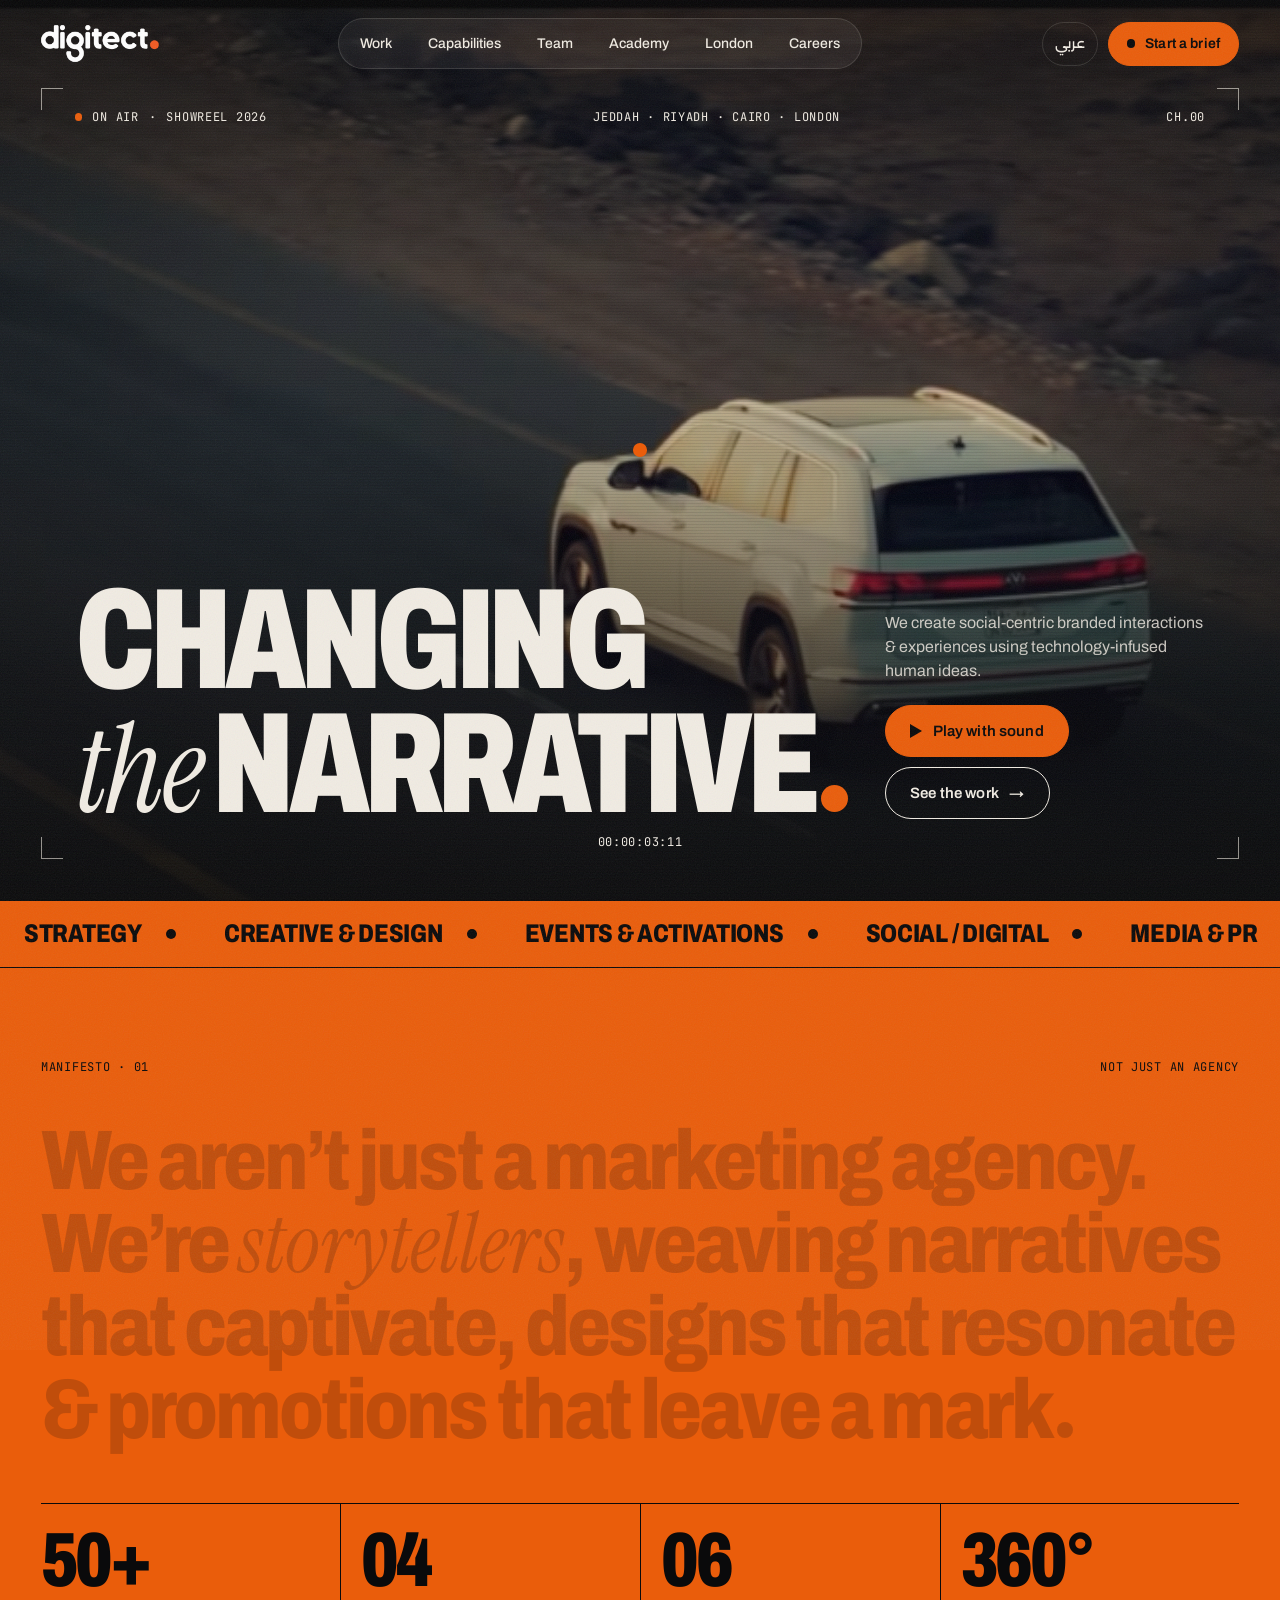
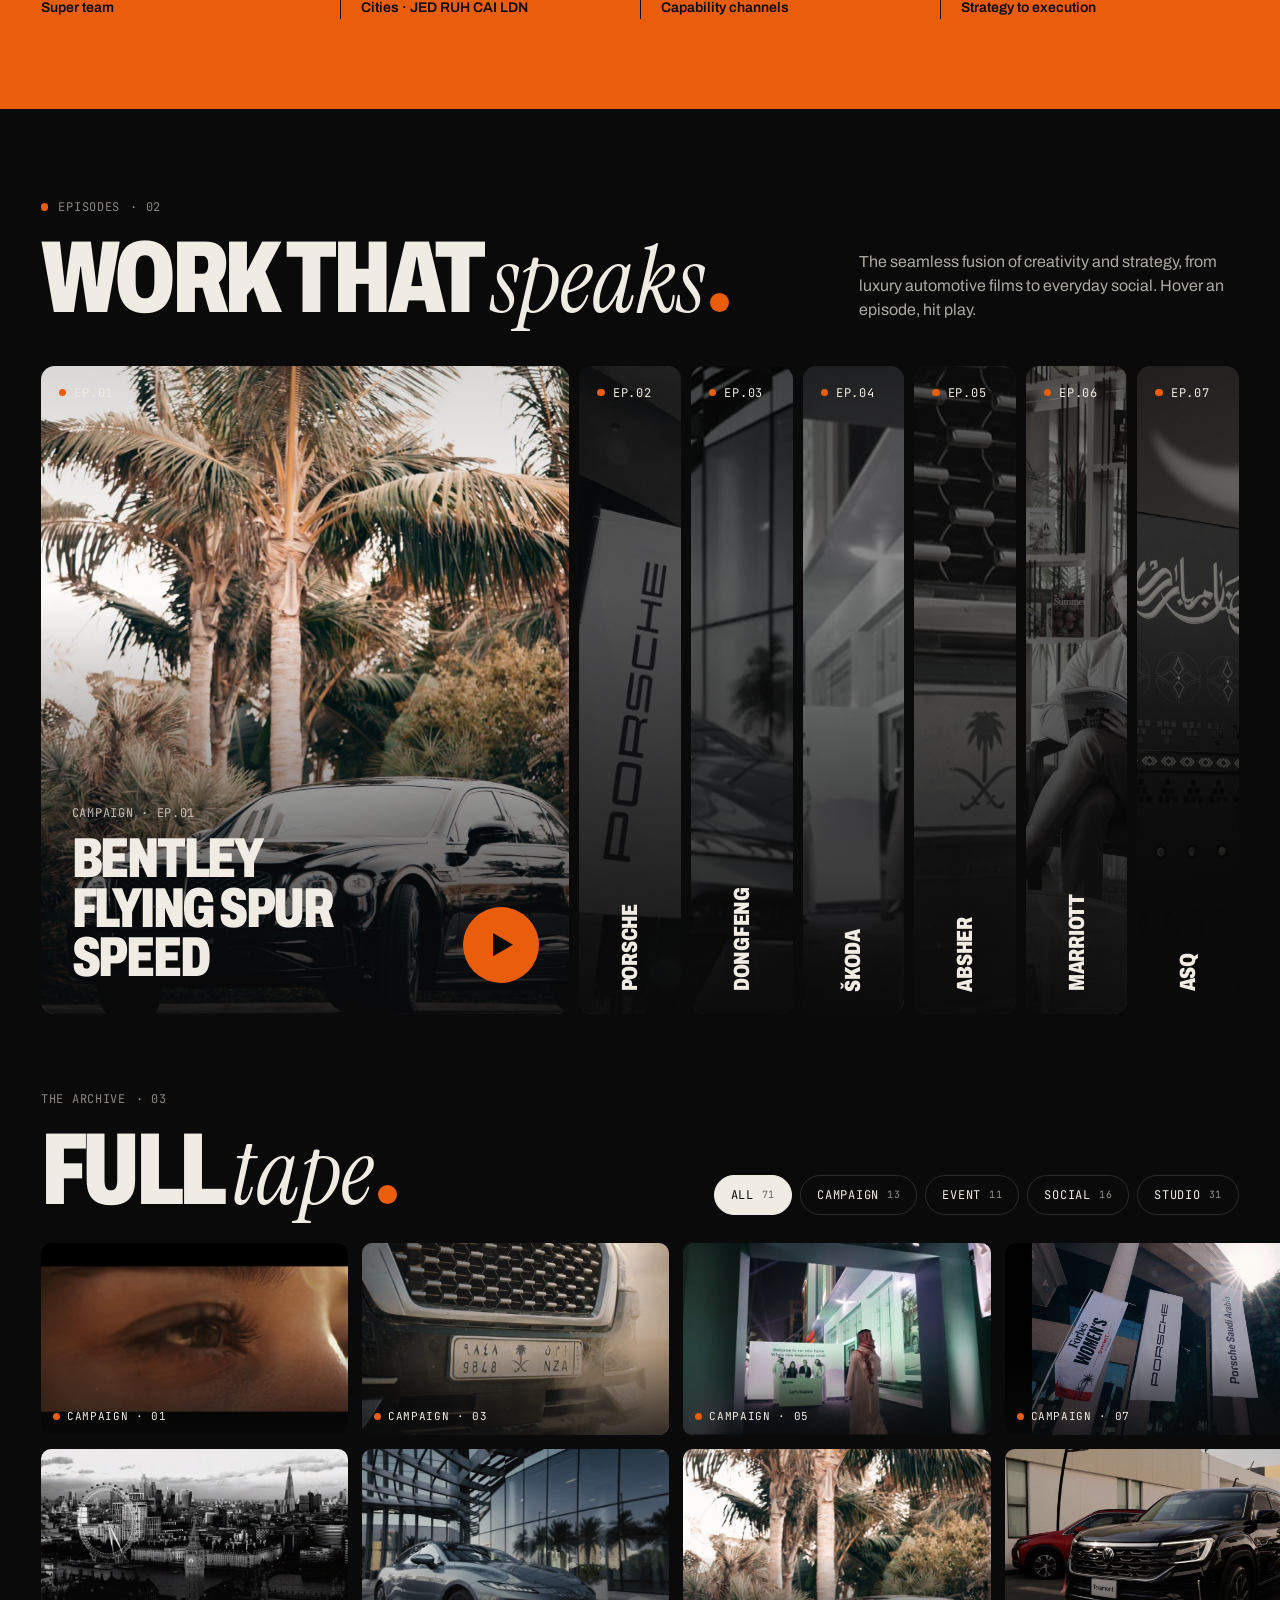
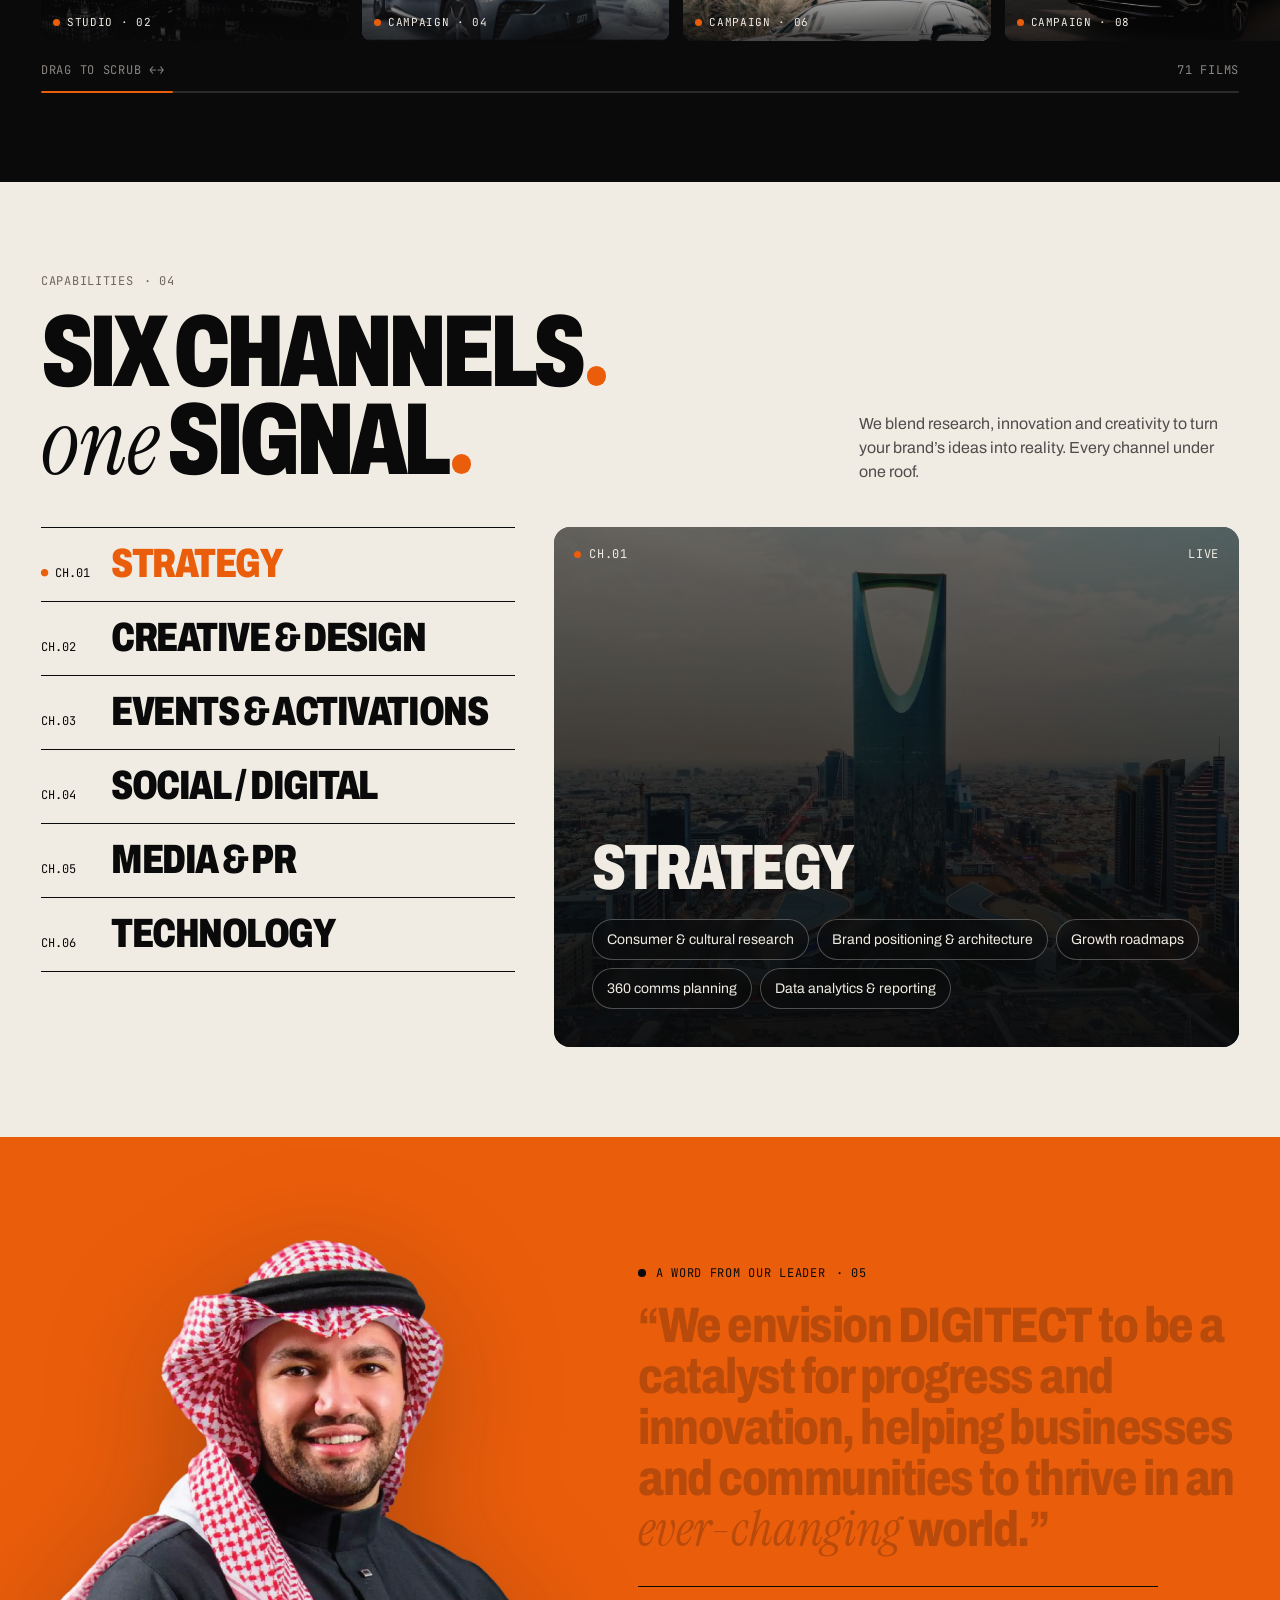
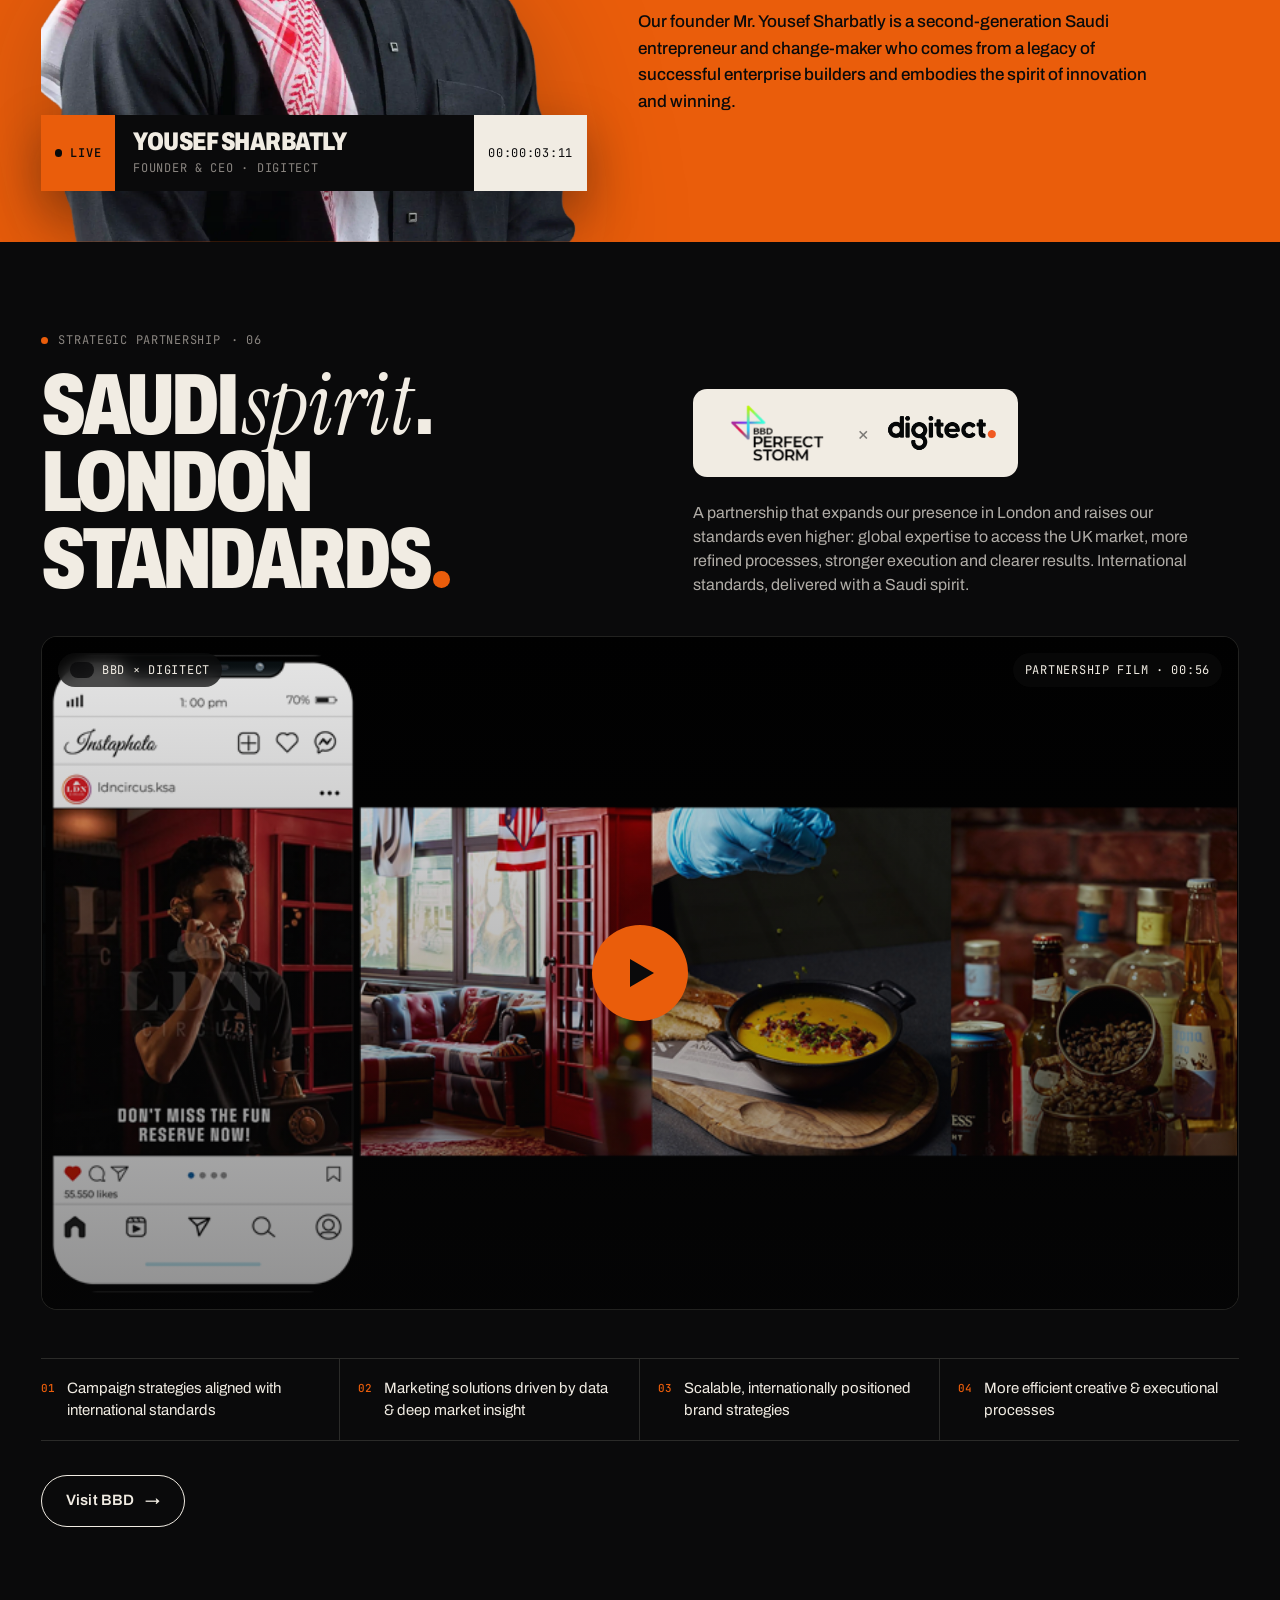
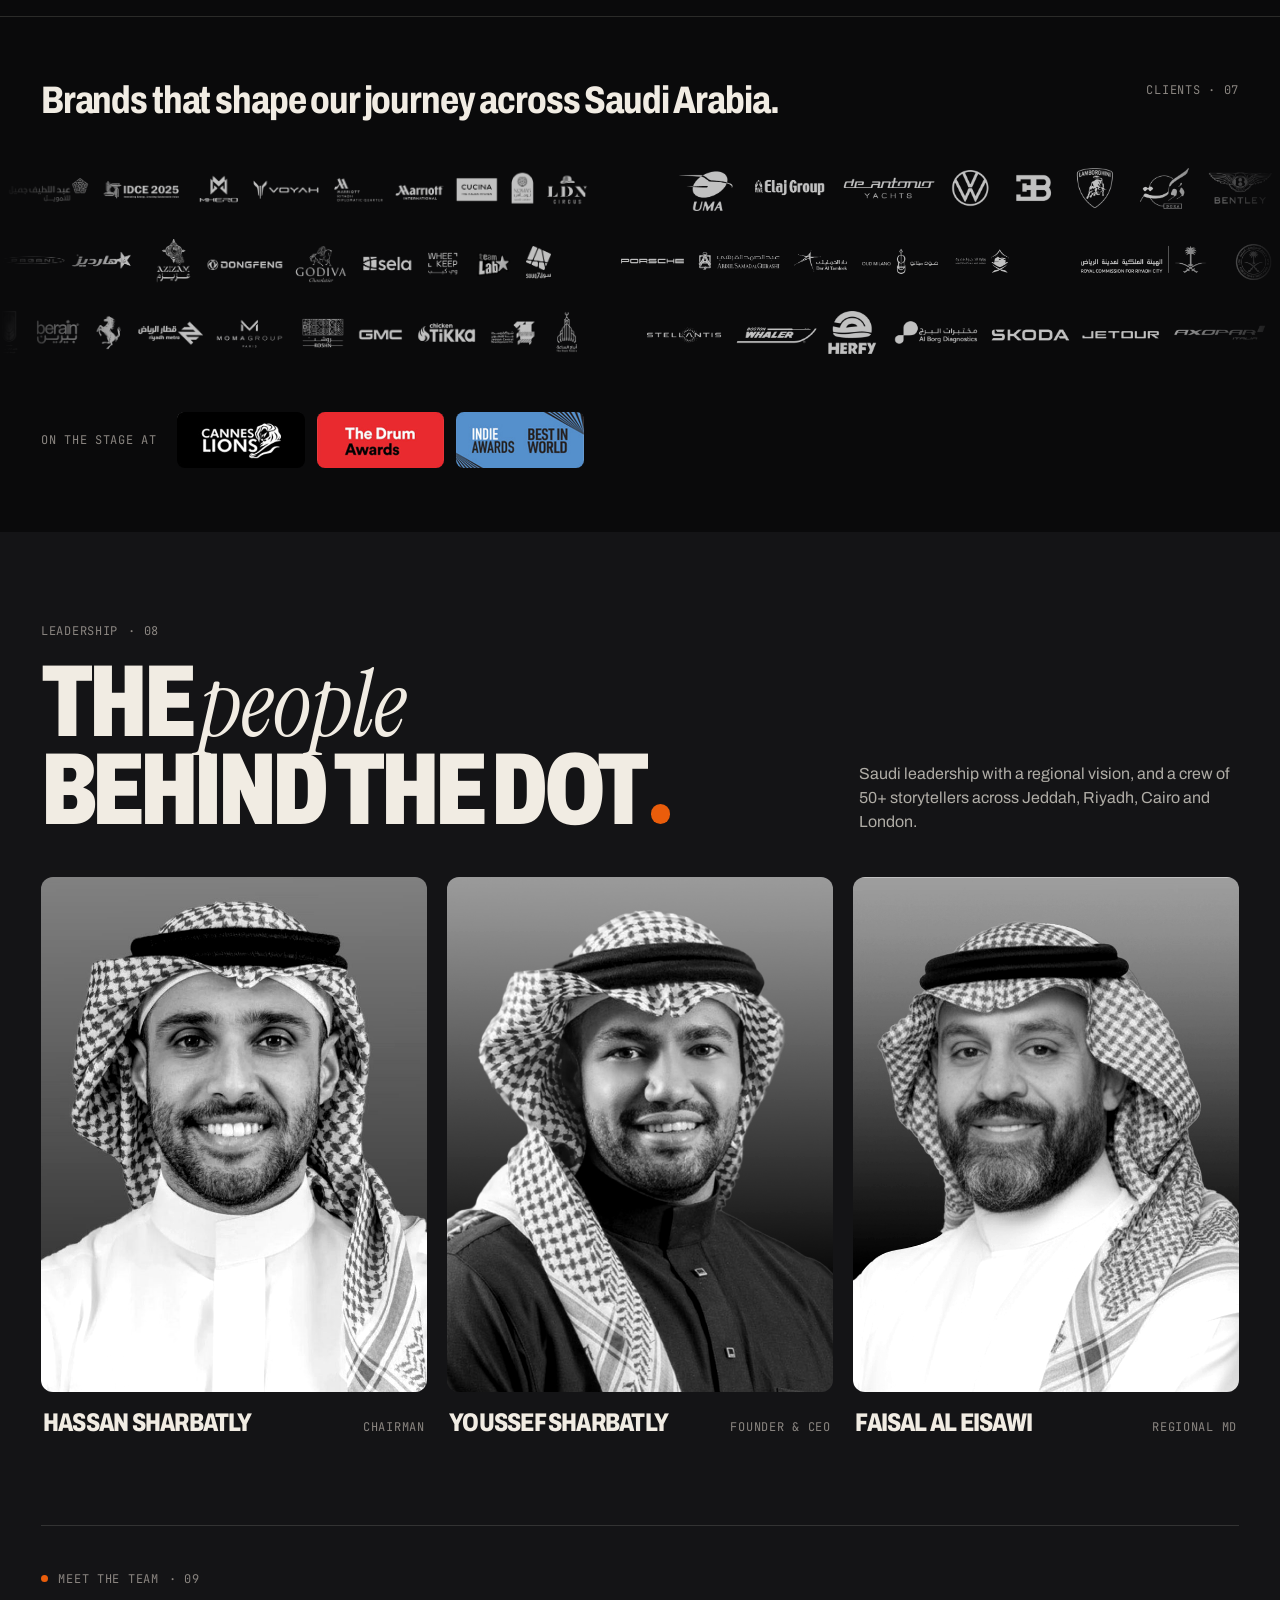
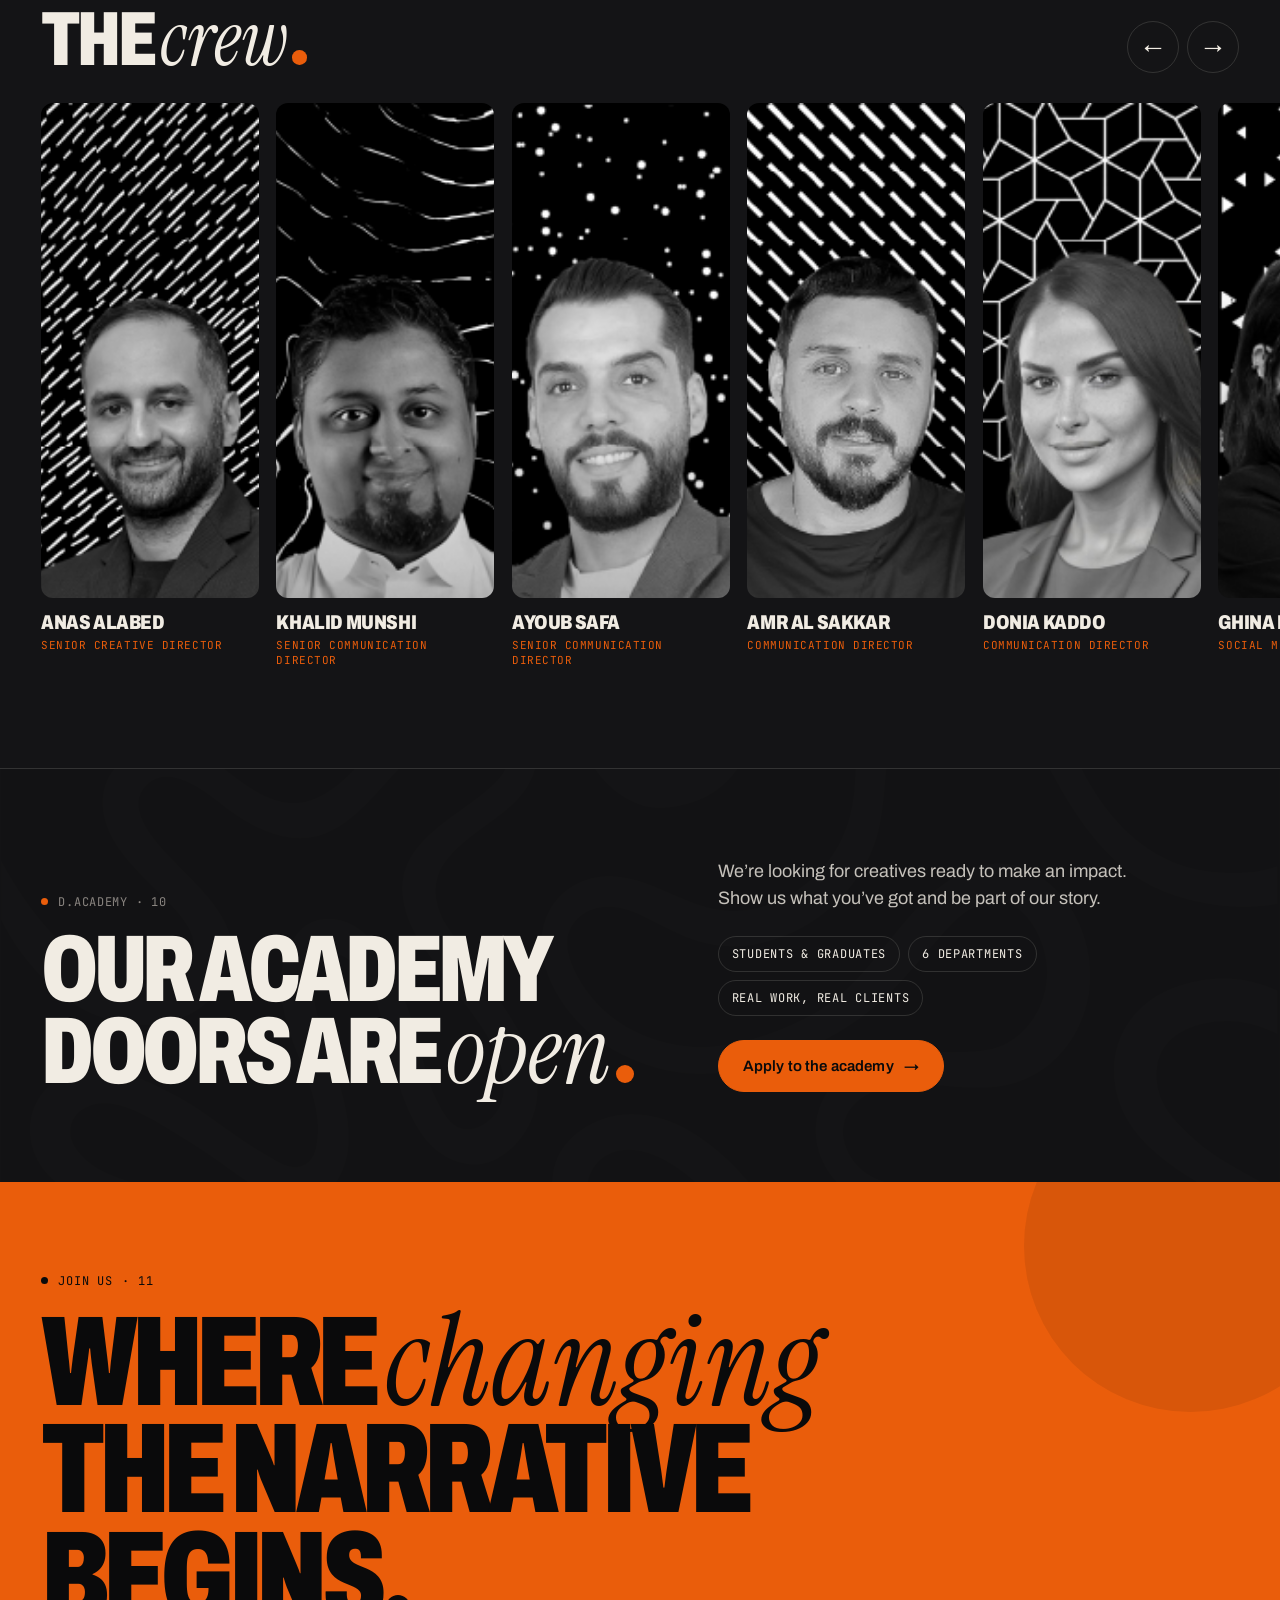
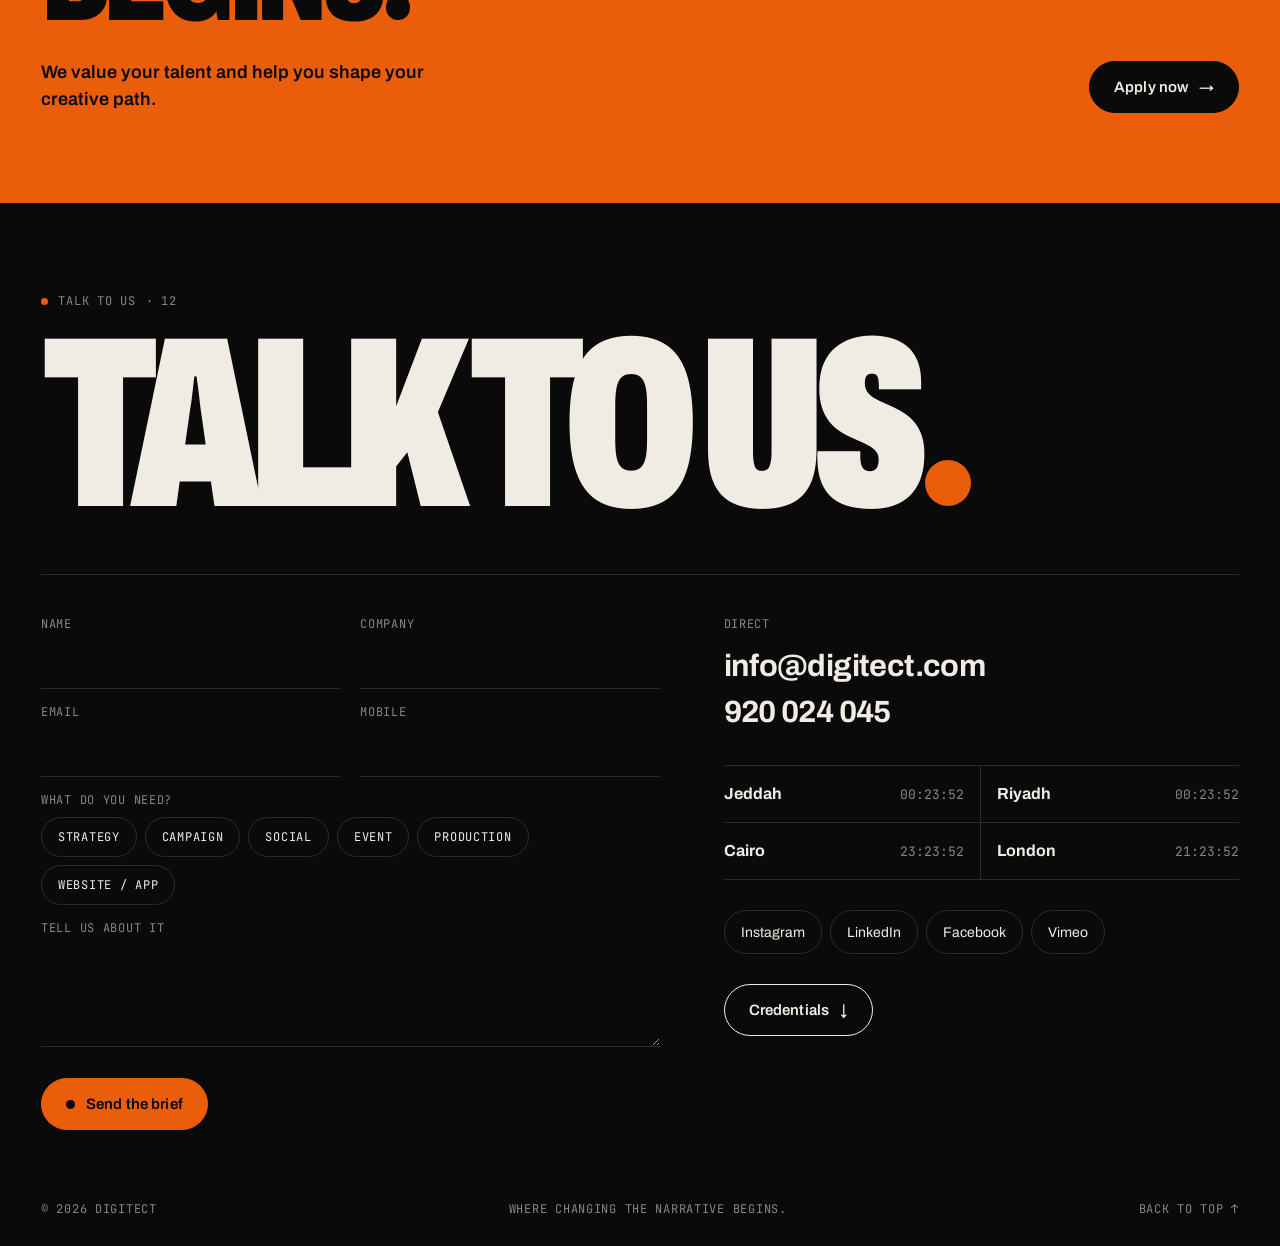
<file: index.html>
<!doctype html>
<html lang="en" dir="ltr">
<head>
<meta charset="utf-8">
<meta name="viewport" content="width=device-width,initial-scale=1,viewport-fit=cover">
<title>DIGITECT | Where changing the narrative begins.</title>
<meta name="description" content="DIGITECT is a 360° creative &amp; digital marketing agency in Jeddah, Riyadh, Cairo and London. We create social-centric branded interactions and experiences using technology-infused human ideas.">
<meta name="theme-color" content="#0A0A0B">
<link rel="icon" type="image/svg+xml" href="assets/favicon.svg">
<link rel="apple-touch-icon" href="assets/favicon.svg">
<link rel="preconnect" href="https://fonts.googleapis.com">
<link rel="preconnect" href="https://fonts.gstatic.com" crossorigin>
<link rel="preconnect" href="https://player.vimeo.com">
<link href="https://fonts.googleapis.com/css2?family=Archivo:wdth,wght@62..125,300..900&family=Instrument+Serif:ital@0;1&family=JetBrains+Mono:wght@400;500;600&family=Alexandria:wght@300..900&family=IBM+Plex+Sans+Arabic:wght@300;400;500;600&display=swap" rel="stylesheet">
<link rel="stylesheet" href="css/style.css?v=16">
<link rel="stylesheet" href="css/v6.css?v=16">
<style>
  html[lang="ar"] [data-l="en"],html[lang="en"] [data-l="ar"]{display:none!important}
</style>
</head>
<body>

<!-- LOADER: REC timecode, then the dot floods the screen -->
<div class="loader" id="loader" aria-hidden="true">
  <div class="loader__tc"><span class="rec"></span><span>REC</span><span id="loaderTc">00:00:00:00</span></div>
  <div class="loader__fill"></div>
  <img class="loader__logo logo" src="assets/logo-light.svg" alt="" width="407" height="128">
</div>

<div class="grain" aria-hidden="true"></div>
<div class="cursor" id="cursor" aria-hidden="true"><span id="cursorLabel">Play</span></div>

<!-- HEADER -->
<header class="hdr" id="hdr">
  <a class="hdr__logo" href="#top" aria-label="DIGITECT home"><img class="logo" src="assets/logo-light.svg" alt="digitect." width="407" height="128"></a>
  <nav class="hdr__nav" aria-label="Main">
    <a href="#work" data-ar="الأعمال">Work</a>
    <a href="#channels" data-ar="خدماتنا">Capabilities</a>
    <a href="#team" data-ar="الفريق">Team</a>
    <a href="academy.html" data-ar="الأكاديمية">Academy</a>
    <a href="#london" data-ar="لندن">London</a>
    <a href="careers.html" data-ar="الوظائف">Careers</a>
  </nav>
  <div class="hdr__end">
    <button class="hdr__lang" id="langBtn" type="button" aria-label="Switch language">عربي</button>
    <a class="btn btn--dot hdr__cta" href="#contact" data-brief><span class="rec" style="background:var(--ink)"></span><span data-ar="ابدأ مشروعك">Start a brief</span></a>
    <button class="hdr__burger" id="burger" type="button" aria-label="Menu"><i></i><i></i></button>
  </div>
</header>

<div class="menu" id="menu">
  <nav aria-label="Mobile">
    <a href="#work" data-ar="الأعمال">Work</a>
    <a href="#channels" data-ar="خدماتنا">Capabilities</a>
    <a href="#team" data-ar="الفريق">Team</a>
    <a href="academy.html" data-ar="الأكاديمية">Academy</a>
    <a href="#london" data-ar="لندن">London</a>
    <a href="careers.html" data-ar="الوظائف">Careers</a>
    <a href="#contact" data-ar="ابدأ مشروعك">Start a brief</a>
  </nav>
  <div class="menu__foot mono"><a href="mailto:info@digitect.com">info@digitect.com</a><a href="tel:920024045">920 024 045</a></div>
</div>

<main id="top">

<!-- HERO: showreel on air -->
<section class="hero" id="hero">
  <div class="hero__media">
    <img src="assets/work/showreel2026.png" alt="" fetchpriority="high">
    <iframe id="heroVid" title="DIGITECT showreel 2026" allow="autoplay; fullscreen" loading="eager" data-src="https://player.vimeo.com/video/1179232841?background=1&autoplay=1&loop=1&muted=1&dnt=1"></iframe>
  </div>
  <div class="hero__shade"></div>
  <div class="hero__scan"></div>
  <div class="hero__frame" aria-hidden="true"><i></i><i></i><i></i><i></i></div>

  <div class="hero__hud">
    <span class="mono"><span class="rec"></span><span data-ar="على الهواء">On air</span> · <span data-ar="شوريل ٢٠٢٦">Showreel 2026</span></span>
    <span class="mono hide-m" data-ar="جدة · الرياض · القاهرة · لندن">Jeddah · Riyadh · Cairo · London</span>
    <span class="mono hide-m">CH.00</span>
  </div>

  <div class="hero__body">
    <h1 class="hero__title" data-l="en">
      <span class="line"><span>Changing</span></span>
      <span class="line"><span><span class="serif">the</span>narrative<i class="pt"></i></span></span>
    </h1>
    <h1 class="hero__title" data-l="ar">
      <span class="line"><span>هنا تبدأ</span></span>
      <span class="line"><span><span class="serif">حكاية</span> جديدة<i class="pt"></i></span></span>
    </h1>
    <div class="hero__side">
      <p data-ar="نصنع تجارب وتفاعلات للعلامات التجارية، محورها السوشيال، وأفكار إنسانية تدعمها التكنولوجيا.">We create social-centric branded interactions &amp; experiences using technology-infused human ideas.</p>
      <div class="row">
        <button class="btn btn--dot" type="button" data-vimeo="1179232841" data-title="Showreel 2026" data-cursor="Play">
          <svg width="12" height="14" viewBox="0 0 12 14" aria-hidden="true"><path d="M0 0l12 7-12 7z" fill="currentColor"/></svg>
          <span data-ar="شغّل بالصوت">Play with sound</span>
        </button>
        <a class="btn btn--ghost" href="#work"><span data-ar="شوف الشغل">See the work</span><span class="arr">→</span></a>
      </div>
    </div>
  </div>
  <div class="hero__tc mono" id="heroTc" aria-hidden="true">00:00:00:00</div>
</section>

<!-- TICKER -->
<div class="ticker" aria-hidden="true">
  <div class="ticker__track" id="ticker"></div>
</div>

<!-- MANIFESTO: orange flood, words only -->
<section class="mani" id="about">
  <div class="mani__label mono"><span><span data-ar="البيان">Manifesto</span> · 01</span><span data-ar="مش مجرد وكالة">Not just an agency</span></div>
  <p class="mani__text" data-l="en" data-words>We aren’t just a marketing agency. We’re <span class="serif">storytellers</span>, weaving narratives that captivate, designs that resonate &amp; promotions that leave a mark<i class="pt" style="background:var(--ink)"></i></p>
  <p class="mani__text" data-l="ar" data-words>إحنا مش مجرد وكالة تسويق. إحنا <span class="serif">حكّائين</span>، ننسج حكايات تشدّ، وتصاميم تلمس، وحملات تسيب أثر<i class="pt" style="background:var(--ink)"></i></p>
  <div class="mani__foot">
    <div class="stat"><b>50+</b><span data-ar="فريق خارق">Super team</span></div>
    <div class="stat"><b>04</b><span data-ar="مدن · جدة، الرياض، القاهرة، لندن">Cities · JED RUH CAI LDN</span></div>
    <div class="stat"><b>06</b><span data-ar="قنوات خدمة متكاملة">Capability channels</span></div>
    <div class="stat"><b>360°</b><span data-ar="من الاستراتيجية للتنفيذ">Strategy to execution</span></div>
  </div>
</section>

<!-- EPISODES: featured work as expanding film strips -->
<section class="ep" id="work">
  <div class="wrap sh">
    <div>
      <div class="sh__k mono"><span class="rec"></span><span data-ar="الحلقات">Episodes</span> · 02</div>
      <h2 class="sh__t" data-l="en">Work that <span class="serif">speaks</span><i class="pt"></i></h2>
      <h2 class="sh__t" data-l="ar">شغل <span class="serif">بيتكلم</span><i class="pt"></i></h2>
    </div>
    <p class="sh__d" data-ar="مزيج بين الإبداع والاستراتيجية، من حملات السيارات الفاخرة لمحتوى السوشيال اليومي. عدّي على أي حلقة وشغّلها.">The seamless fusion of creativity and strategy, from luxury automotive films to everyday social. Hover an episode, hit play.</p>
  </div>
  <div class="ep__strip" id="episodes"></div>
</section>

<!-- ARCHIVE TAPE: everything, filterable -->
<section class="tape" id="archive">
  <div class="wrap">
    <div class="sh" style="margin-bottom:0">
      <div>
        <div class="sh__k mono"><span data-ar="الأرشيف">The archive</span> · 03</div>
        <h2 class="sh__t" data-l="en">Full <span class="serif">tape</span><i class="pt"></i></h2>
        <h2 class="sh__t" data-l="ar">الشريط <span class="serif">كامل</span><i class="pt"></i></h2>
      </div>
      <div class="chips" id="chips" role="tablist"></div>
    </div>
  </div>
  <div class="tape__rail" id="rail"></div>
  <div class="wrap">
    <div class="tape__hint mono"><span data-ar="اسحب للتنقل ←→">Drag to scrub ←→</span><span id="tapeCount"></span></div>
    <div class="tape__bar"><i id="tapeBar"></i></div>
  </div>
</section>

<!-- CHANNELS: capabilities as TV channels -->
<section class="ch" id="channels">
  <div class="sh">
    <div>
      <div class="sh__k mono"><span data-ar="خدماتنا">Capabilities</span> · 04</div>
      <h2 class="sh__t" data-l="en">Six channels<i class="pt"></i><br><span class="serif">one</span> signal<i class="pt"></i></h2>
      <h2 class="sh__t" data-l="ar">ست قنوات<i class="pt"></i><br><span class="serif">إشارة</span> واحدة<i class="pt"></i></h2>
    </div>
    <p class="sh__d" data-ar="بنجمع بين البحث والابتكار والإبداع عشان نحوّل أفكار علامتك لحقيقة. كل القنوات تحت سقف واحد.">We blend research, innovation and creativity to turn your brand’s ideas into reality. Every channel under one roof.</p>
  </div>
  <div class="tv">
    <ul class="tv__list" id="tvList"></ul>
    <div class="tv__screen" id="tvScreen">
      <img id="tvImg" src="assets/work/thumb.jpg" alt="">
      <canvas id="tvNoise" width="160" height="100"></canvas>
      <div class="hud mono"><span><span class="rec"></span><span id="tvCh">CH.01</span></span><span data-ar="مباشر">Live</span></div>
      <div class="tv__body">
        <h3 id="tvTitle"></h3>
        <ul id="tvItems"></ul>
      </div>
    </div>
  </div>
</section>

<!-- FOUNDER: the interview -->
<section class="fd" id="founder">
  <div class="fd__media">
    <img class="fd__img" src="assets/misc/CEO-Digitect.webp" alt="Yousef Sharbatly, Founder &amp; CEO" loading="lazy" width="2114" height="2382">
    <div class="fd__lower">
      <span class="fd__live mono"><span class="rec"></span><span data-ar="مباشر">Live</span></span>
      <span class="fd__name"><b data-ar="يوسف شربتلي">Yousef Sharbatly</b><span class="mono" data-ar="المؤسس والرئيس التنفيذي · DIGITECT">Founder &amp; CEO · DIGITECT</span></span>
      <span class="fd__tc mono" id="fdTc">00:00:00:00</span>
    </div>
  </div>
  <div class="fd__body">
    <div class="sh__k mono" style="color:var(--ink)"><span class="rec" style="background:var(--ink)"></span><span data-ar="كلمة من قائدنا">A word from our leader</span> · 05</div>
    <blockquote class="fd__q" data-l="en" data-words>“We envision DIGITECT to be a catalyst for progress and innovation, helping businesses and communities to thrive in an <span class="serif">ever-changing</span> world.”</blockquote>
    <blockquote class="fd__q" data-l="ar" data-words>«نتطلّع أن تكون DIGITECT محفّزًا للتقدّم والابتكار، تساعد الشركات والمجتمعات على الازدهار في عالم <span class="serif">دائم التغيّر</span>.»</blockquote>
    <p class="fd__bio" data-ar="مؤسسنا يوسف شربتلي رائد أعمال سعودي من الجيل التاني وصانع تغيير، جاي من إرث من بناة المشاريع الناجحة، وبيجسّد روح الابتكار والفوز.">Our founder Mr. Yousef Sharbatly is a second-generation Saudi entrepreneur and change-maker who comes from a legacy of successful enterprise builders and embodies the spirit of innovation and winning.</p>
  </div>
</section>

<!-- LONDON PARTNERSHIP -->
<section class="ldn" id="london">
  <div class="ldn__head">
    <div>
      <div class="sh__k mono"><span class="rec"></span><span data-ar="شراكة استراتيجية">Strategic partnership</span> · 06</div>
      <h2 class="ldn__t" data-l="en">Saudi <span class="serif">spirit</span>.<br>London standards<i class="pt"></i></h2>
      <h2 class="ldn__t" data-l="ar">روح <span class="serif">سعودية</span>.<br>معايير لندن<i class="pt"></i></h2>
    </div>
    <div class="ldn__side">
      <div class="lockup">
        <img src="assets/logos/storm.png" alt="BBD Perfect Storm" loading="lazy">
        <i>×</i>
        <img class="logo" src="assets/logo-dark.svg" alt="digitect." width="407" height="128" loading="lazy">
      </div>
      <p data-ar="شراكة بتوسّع حضورنا في لندن وبترفع معاييرنا أعلى: خبرة عالمية للوصول لسوق بريطانيا، وعمليات أدق، وتنفيذ أقوى، ونتايج أوضح. بنشتغل بمعايير دولية وبنسلّم بروح سعودية.">A partnership that expands our presence in London and raises our standards even higher: global expertise to access the UK market, more refined processes, stronger execution and clearer results. International standards, delivered with a Saudi spirit.</p>
    </div>
  </div>

  <div class="film" id="ldnFilm">
    <video preload="none" playsinline poster="assets/misc/LDN.png" src="https://digitect.com/wp-content/uploads/2025/12/bbdps_x_digitect_highlights_with_interviews_v1-720p.mp4"></video>
    <div class="film__hud mono"><span><span class="rec"></span>BBD × DIGITECT</span><span data-ar="فيلم الشراكة · ٠٠:٥٦">Partnership film · 00:56</span></div>
    <button class="film__big" type="button" aria-label="Play partnership film" data-cursor="Play"><i><svg viewBox="0 0 12 14"><path d="M0 0l12 7-12 7z"/></svg></i></button>
    <div class="film__bar">
      <button class="film__pp" type="button" aria-label="Play / pause"><svg viewBox="0 0 12 14" class="i-play"><path d="M0 0l12 7-12 7z"/></svg><svg viewBox="0 0 12 14" class="i-pause"><path d="M0 0h4v14H0zM8 0h4v14H8z"/></svg></button>
      <div class="film__track"><i></i></div>
      <span class="film__time mono">00:00</span>
      <button class="film__mute mono" type="button" data-ar="صوت">Sound</button>
    </div>
  </div>

  <ul class="ldn__pts">
    <li><b>01</b><span data-ar="استراتيجيات حملات بمعايير دولية">Campaign strategies aligned with international standards</span></li>
    <li><b>02</b><span data-ar="حلول تسويقية مبنية على البيانات وفهم السوق">Marketing solutions driven by data &amp; deep market insight</span></li>
    <li><b>03</b><span data-ar="استراتيجيات علامات قابلة للتوسع دوليًا">Scalable, internationally positioned brand strategies</span></li>
    <li><b>04</b><span data-ar="كفاءة أعلى في العمليات الإبداعية والتنفيذية">More efficient creative &amp; executional processes</span></li>
  </ul>
  <a class="btn btn--ghost" href="https://share.google/O79TXD6Ix7THM1NTT" target="_blank" rel="noopener"><span data-ar="زور BBD">Visit BBD</span><span class="arr">→</span></a>
</section>

<!-- CLIENTS -->
<section class="cl" id="clients">
  <div class="wrap cl__head">
    <h2 data-ar="علامات صنعت رحلتنا في كل أنحاء المملكة.">Brands that shape our journey across Saudi Arabia.</h2>
    <span class="mono" style="color:var(--mute)" data-ar="العملاء · ٠٧">Clients · 07</span>
  </div>
  <div class="cl__row"><div class="cl__track" data-logos="1,2,3"></div></div>
  <div class="cl__row"><div class="cl__track" data-logos="4,5,6"></div></div>
  <div class="cl__row"><div class="cl__track" data-logos="7,8,9"></div></div>
  <div class="wrap awards">
    <span class="mono" style="color:var(--mute);margin-inline-end:8px" data-ar="على منصات">On the stage at</span>
    <img src="assets/misc/lions.jpg" alt="Cannes Lions" loading="lazy">
    <img src="assets/misc/thedrum.jpg" alt="The Drum Awards" loading="lazy">
    <img src="assets/misc/bestinworld.jpg" alt="Indie Awards: Best in World" loading="lazy">
  </div>
</section>

<!-- LEADERS + TEAM -->
<section class="ld" id="leaders">
  <div class="sh">
    <div>
      <div class="sh__k mono"><span data-ar="القيادة">Leadership</span> · 08</div>
      <h2 class="sh__t" data-l="en">The <span class="serif">people</span><br>behind the dot<i class="pt"></i></h2>
      <h2 class="sh__t" data-l="ar"><span class="serif">الناس</span><br>ورا النقطة<i class="pt"></i></h2>
    </div>
    <p class="sh__d" data-ar="قيادة سعودية برؤية إقليمية، وتيم من أكتر من ٥٠ حكّاء في جدة والرياض والقاهرة ولندن.">Saudi leadership with a regional vision, and a crew of 50+ storytellers across Jeddah, Riyadh, Cairo and London.</p>
  </div>
  <div class="ld__grid">
    <article class="card rv">
      <div class="card__img"><img src="assets/misc/PIC-02-735x1536-1.jpg" alt="Hassan Sharbatly" loading="lazy"><span class="rec-tag mono"><span class="rec"></span>REC</span></div>
      <div class="card__meta"><h3 data-ar="حسن شربتلي">Hassan Sharbatly</h3><span class="mono" data-ar="رئيس مجلس الإدارة">Chairman</span></div>
    </article>
    <article class="card rv">
      <div class="card__img"><img src="assets/misc/Youssef.jpg" alt="Youssef Sharbatly" loading="lazy"><span class="rec-tag mono"><span class="rec"></span>REC</span></div>
      <div class="card__meta"><h3 data-ar="يوسف شربتلي">Youssef Sharbatly</h3><span class="mono" data-ar="المؤسس والرئيس التنفيذي">Founder &amp; CEO</span></div>
    </article>
    <article class="card rv">
      <div class="card__img"><img src="assets/misc/Faisl-1.jpg" alt="Faisal Al Eisawi" loading="lazy"><span class="rec-tag mono"><span class="rec"></span>REC</span></div>
      <div class="card__meta"><h3 data-ar="فيصل العيساوي">Faisal Al Eisawi</h3><span class="mono" data-ar="المدير الإقليمي">Regional MD</span></div>
    </article>
  </div>

  <div class="team" id="team">
    <div class="team__head">
      <div>
        <div class="sh__k mono"><span class="rec"></span><span data-ar="قابل الفريق">Meet the team</span> · 09</div>
        <h2 class="team__t" data-l="en">The <span class="serif">crew</span><i class="pt"></i></h2>
        <h2 class="team__t" data-l="ar"><span class="serif">الطاقم</span><i class="pt"></i></h2>
      </div>
      <div class="team__nav">
        <button type="button" class="team__btn" data-dir="-1" aria-label="Previous">←</button>
        <button type="button" class="team__btn" data-dir="1" aria-label="Next">→</button>
      </div>
    </div>
    <div class="team__rail" id="teamRail"></div>
  </div>
</section>

<!-- ACADEMY -->
<section class="ac" id="academy">
  <div class="ac__bg" aria-hidden="true"></div>
  <div class="ac__grid">
    <div>
      <div class="sh__k mono"><span class="rec"></span>d.academy · 10</div>
      <h2 class="ac__t" data-l="en">Our academy<br>doors are <span class="serif">open</span><i class="pt"></i></h2>
      <h2 class="ac__t" data-l="ar">أبواب<br>أكاديميتنا <span class="serif">مفتوحة</span><i class="pt"></i></h2>
    </div>
    <div class="ac__side">
      <p data-ar="بندوّر على مبدعين جاهزين يسيبوا أثر. ورّينا اللي عندك وكون جزء من حكايتنا.">We’re looking for creatives ready to make an impact. Show us what you’ve got and be part of our story.</p>
      <ul class="ac__tags mono">
        <li data-ar="طلاب وخريجين">Students &amp; graduates</li>
        <li data-ar="٦ أقسام">6 departments</li>
        <li data-ar="شغل حقيقي مع عملاء حقيقيين">Real work, real clients</li>
      </ul>
      <a class="btn btn--dot" href="academy.html"><span data-ar="قدّم في الأكاديمية">Apply to the academy</span><span class="arr">→</span></a>
    </div>
  </div>
</section>

<!-- CAREERS -->
<section class="car" id="careers">
  <div class="car__dot" aria-hidden="true"></div>
  <div class="sh__k mono" style="color:var(--ink)"><span class="rec" style="background:var(--ink)"></span><span data-ar="انضم لينا">Join us</span> · 11</div>
  <h2 class="car__t" data-l="en">Where <span class="serif">changing</span><br>the narrative<br>begins<i class="pt" style="background:var(--ink)"></i></h2>
  <h2 class="car__t" data-l="ar">هنا <span class="serif">بيبدأ</span><br>تغيير الحكاية<i class="pt" style="background:var(--ink)"></i></h2>
  <div class="car__row">
    <p data-ar="بنقدّر موهبتك وبنساعدك ترسم طريقك الإبداعي.">We value your talent and help you shape your creative path.</p>
    <a class="btn btn--ink" href="careers.html"><span data-ar="قدّم دلوقتي">Apply now</span><span class="arr">→</span></a>
  </div>
</section>

<!-- CONTACT / FOOTER -->
<footer class="ft" id="contact">
  <div class="sh__k mono"><span class="rec"></span><span data-ar="تواصل معنا">Talk to us</span> · 12</div>
  <a class="ft__big" href="mailto:info@digitect.com" data-l="en">Talk to us<i class="pt"></i></a>
  <a class="ft__big" href="mailto:info@digitect.com" data-l="ar">كلّمنا<i class="pt"></i></a>

  <div class="ft__grid">
    <div class="brief-slot"></div>
    <div class="ft__info">
      <div>
        <span class="mono" style="color:var(--mute);display:block;margin-bottom:10px" data-ar="مباشر">Direct</span>
        <a class="big" href="mailto:info@digitect.com">info@digitect.com</a>
        <a class="big" href="tel:920024045">920 024 045</a>
      </div>
      <div class="cities" id="cities"></div>
      <div class="socials">
        <a href="https://www.instagram.com/digitect_official/" target="_blank" rel="noopener">Instagram</a>
        <a href="https://www.linkedin.com/company/digitect/" target="_blank" rel="noopener">LinkedIn</a>
        <a href="https://www.facebook.com/digitect.official" target="_blank" rel="noopener">Facebook</a>
        <a href="https://vimeo.com/digitect" target="_blank" rel="noopener">Vimeo</a>
      </div>
      <a class="btn btn--ghost" style="justify-self:start" href="https://digitectme.sharepoint.com/:b:/s/Digitect-SharedDrive/IQBbVEjx_oqGR6EUMDkPKe9xATawiVvgNmBCwtXsP8q1iws?e=3FJHyf" target="_blank" rel="noopener"><span data-ar="ملف الشركة">Credentials</span><span class="arr">↓</span></a>
    </div>
  </div>

  <div class="ft__base mono">
    <span>© 2026 DIGITECT</span>
    <span data-ar="هنا تبدأ حكاية جديدة.">Where changing the narrative begins.</span>
    <a href="#top" data-ar="للأعلى ↑">Back to top ↑</a>
  </div>
</footer>

</main>

<!-- BRIEF FORM (rendered into the footer + the desktop popup) -->
<template id="briefTpl">
  <form class="brief" novalidate>
    <div class="brief__two">
      <label><span class="mono" data-ar="الاسم">Name</span><input name="name" autocomplete="name" required></label>
      <label><span class="mono" data-ar="الشركة">Company</span><input name="company" autocomplete="organization"></label>
    </div>
    <div class="brief__two">
      <label><span class="mono" data-ar="الإيميل">Email</span><input name="email" type="email" autocomplete="email" required></label>
      <label><span class="mono" data-ar="الموبايل">Mobile</span><input name="phone" type="tel" autocomplete="tel"></label>
    </div>
    <div>
      <span class="mono" data-ar="محتاج إيه؟">What do you need?</span>
      <div class="chips need-chips"></div>
    </div>
    <label><span class="mono" data-ar="احكيلنا عن المشروع">Tell us about it</span><textarea name="msg" rows="3"></textarea></label>
    <button class="btn btn--dot" type="submit"><span class="rec" style="background:var(--ink)"></span><span data-ar="ابعت البريف">Send the brief</span></button>
  </form>
</template>

<!-- BRIEF POPUP (desktop) -->
<div class="modal" id="briefModal" role="dialog" aria-modal="true" aria-labelledby="briefTitle">
  <div class="modal__box">
    <div class="modal__head">
      <div>
        <div class="sh__k mono"><span class="rec"></span><span data-ar="بريف جديد">New brief</span></div>
        <h2 class="modal__t" id="briefTitle" data-l="en">Let’s change <span class="serif">the</span> narrative<i class="pt"></i></h2>
        <h2 class="modal__t" data-l="ar">يلا نغيّر <span class="serif">الحكاية</span><i class="pt"></i></h2>
      </div>
      <button class="modal__x" type="button" data-close aria-label="Close">✕</button>
    </div>
    <div class="brief-slot"></div>
    <p class="modal__alt mono"><span data-ar="أو كلمنا مباشرة:">Or reach us directly:</span> <a href="mailto:info@digitect.com">info@digitect.com</a> · <a href="tel:920024045">920 024 045</a></p>
  </div>
</div>

<!-- LIGHTBOX -->
<div class="lb" id="lb" role="dialog" aria-modal="true" aria-label="Video player">
  <div class="lb__hud mono"><span class="rec"></span><span id="lbTitle">Now playing</span></div>
  <button class="lb__x" id="lbX" type="button"><span data-ar="إغلاق">Close</span> ✕</button>
  <div class="lb__box" id="lbBox"></div>
</div>

<script src="js/main.js?v=16"></script>
</body>
</html>
</file>
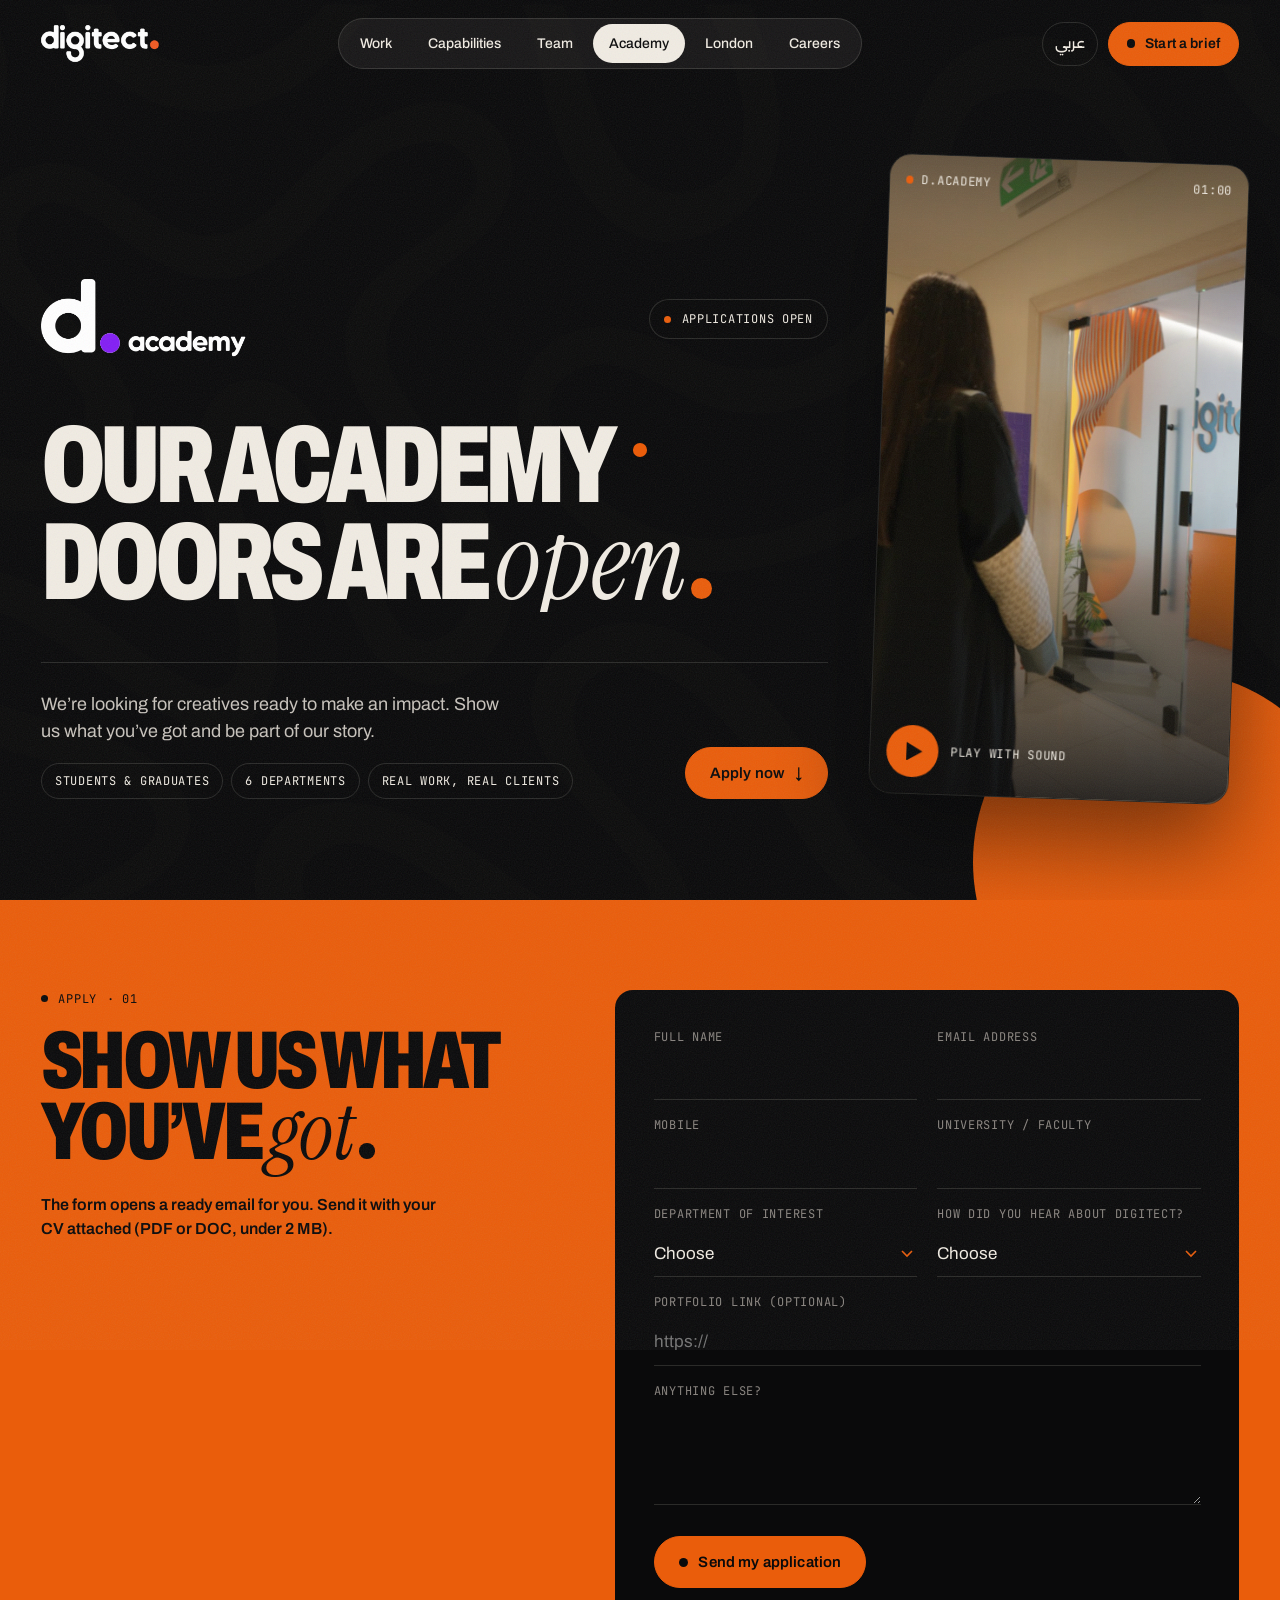
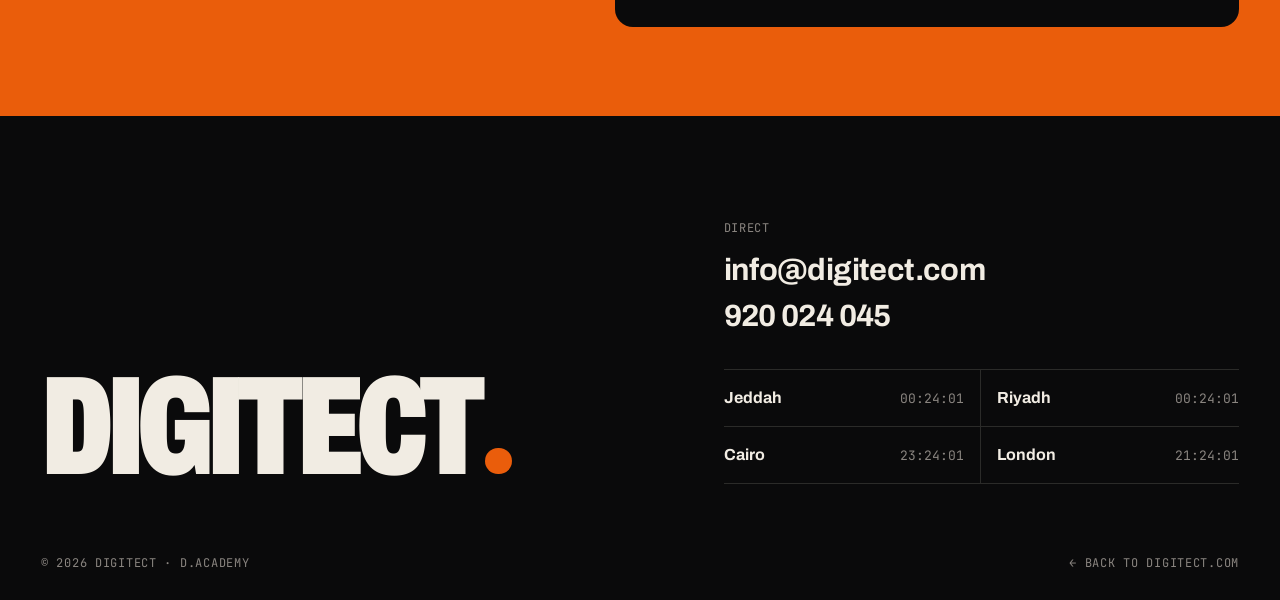
<file: academy.html>
<!doctype html>
<html lang="en" dir="ltr">
<head>
<meta charset="utf-8">
<meta name="viewport" content="width=device-width,initial-scale=1,viewport-fit=cover">
<title>d.academy | DIGITECT</title>
<meta name="description" content="d.academy by DIGITECT. Our academy doors are open. We’re looking for creatives ready to make an impact. Apply now.">
<meta name="theme-color" content="#0A0A0B">
<link rel="icon" type="image/svg+xml" href="assets/favicon.svg">
<link rel="apple-touch-icon" href="assets/favicon.svg">
<link rel="preconnect" href="https://fonts.googleapis.com">
<link rel="preconnect" href="https://fonts.gstatic.com" crossorigin>
<link href="https://fonts.googleapis.com/css2?family=Archivo:wdth,wght@62..125,300..900&family=Instrument+Serif:ital@0;1&family=JetBrains+Mono:wght@400;500;600&family=Alexandria:wght@300..900&family=IBM+Plex+Sans+Arabic:wght@300;400;500;600&display=swap" rel="stylesheet">
<link rel="stylesheet" href="css/style.css?v=16">
<link rel="stylesheet" href="css/v6.css?v=16">
<link rel="stylesheet" href="css/academy.css?v=16">
<style>
  html[lang="ar"] [data-l="en"],html[lang="en"] [data-l="ar"]{display:none!important}
</style>
</head>
<body class="is-academy">

<div class="grain" aria-hidden="true"></div>
<div class="cursor" id="cursor" aria-hidden="true"><span id="cursorLabel">Apply</span></div>

<!-- HEADER -->
<header class="hdr" id="hdr">
  <a class="hdr__logo" href="index.html" aria-label="DIGITECT home"><img class="logo" src="assets/logo-light.svg" alt="digitect." width="407" height="128"></a>
  <nav class="hdr__nav" aria-label="Main">
    <a href="index.html#work" data-ar="الأعمال">Work</a>
    <a href="index.html#channels" data-ar="خدماتنا">Capabilities</a>
    <a href="index.html#team" data-ar="الفريق">Team</a>
    <a href="academy.html" class="is-on" aria-current="page" data-ar="الأكاديمية">Academy</a>
    <a href="index.html#london" data-ar="لندن">London</a>
    <a href="careers.html" data-ar="الوظائف">Careers</a>
  </nav>
  <div class="hdr__end">
    <button class="hdr__lang" id="langBtn" type="button" aria-label="Switch language">عربي</button>
    <a class="btn btn--dot hdr__cta" href="index.html#contact" data-brief><span class="rec" style="background:var(--ink)"></span><span data-ar="ابدأ مشروعك">Start a brief</span></a>
    <button class="hdr__burger" id="burger" type="button" aria-label="Menu"><i></i><i></i></button>
  </div>
</header>

<div class="menu" id="menu">
  <nav aria-label="Mobile">
    <a href="index.html#work" data-ar="الأعمال">Work</a>
    <a href="index.html#channels" data-ar="خدماتنا">Capabilities</a>
    <a href="index.html#team" data-ar="الفريق">Team</a>
    <a href="academy.html" data-ar="الأكاديمية">Academy</a>
    <a href="#apply" data-ar="قدّم دلوقتي">Apply now</a>
    <a href="index.html#contact" data-ar="ابدأ مشروعك">Start a brief</a>
  </nav>
  <div class="menu__foot mono"><a href="mailto:info@digitect.com">info@digitect.com</a><a href="tel:920024045">920 024 045</a></div>
</div>

<main id="top">

<!-- HERO: headline + the academy reel -->
<section class="ah ah--reel">
  <div class="ah__bg" aria-hidden="true"></div>
  <div class="ah__dot" aria-hidden="true"></div>
  <div class="ah__inner ah__grid">
    <div class="ah__main">
      <div class="ah__top">
        <img class="ah__logo" src="assets/academy-light.svg" alt="d.academy" width="1536" height="598">
        <span class="mono ah__live"><span class="rec"></span><span data-ar="التقديم مفتوح">Applications open</span></span>
      </div>
      <h1 class="ah__t" data-l="en">
        <span class="line"><span>Our academy</span></span>
        <span class="line"><span>doors are <span class="serif">open</span><i class="pt"></i></span></span>
      </h1>
      <h1 class="ah__t" data-l="ar">
        <span class="line"><span>أبواب أكاديميتنا</span></span>
        <span class="line"><span><span class="serif">مفتوحة</span><i class="pt"></i></span></span>
      </h1>
      <div class="ah__foot">
        <div>
          <p data-ar="بندوّر على مبدعين جاهزين يسيبوا أثر. ورّينا اللي عندك وكون جزء من حكايتنا.">We’re looking for creatives ready to make an impact. Show us what you’ve got and be part of our story.</p>
          <ul class="ac__tags mono">
            <li data-ar="طلاب وخريجين">Students &amp; graduates</li>
            <li data-ar="٦ أقسام">6 departments</li>
            <li data-ar="شغل حقيقي مع عملاء حقيقيين">Real work, real clients</li>
          </ul>
        </div>
        <div class="row">
          <a class="btn btn--dot" href="#apply" data-cursor="Apply"><span data-ar="قدّم دلوقتي">Apply now</span><span class="arr">↓</span></a>
        </div>
      </div>
    </div>

    <button class="reel" type="button" data-vimeo="1187662961" data-vertical="1" data-title="d.academy film" data-cursor="Play" aria-label="Play the d.academy film with sound">
      <img class="reel__poster" src="assets/misc/academy-reel.jpg" alt="" width="720" height="1280">
      <iframe class="reel__vid" title="d.academy film" allow="autoplay" tabindex="-1" data-src="https://player.vimeo.com/video/1187662961?background=1&autoplay=1&loop=1&muted=1&dnt=1"></iframe>
      <span class="reel__hud mono"><span><span class="rec"></span>d.academy</span><span>01:00</span></span>
      <span class="reel__cta"><i><svg viewBox="0 0 12 14"><path d="M0 0l12 7-12 7z"/></svg></i><span class="mono" data-ar="شغّل بالصوت">Play with sound</span></span>
    </button>
  </div>
</section>

<!-- APPLY -->
<section class="ap" id="apply">
  <div class="ap__grid">
    <div class="ap__intro">
      <div class="sh__k mono" style="color:var(--ink)"><span class="rec" style="background:var(--ink)"></span><span data-ar="التقديم">Apply</span> · 01</div>
      <h2 class="ap__t" data-l="en">Show us what you’ve <span class="serif">got</span><i class="pt" style="background:var(--ink)"></i></h2>
      <h2 class="ap__t" data-l="ar">ورّينا <span class="serif">اللي عندك</span><i class="pt" style="background:var(--ink)"></i></h2>
      <p data-ar="الفورم بيفتح إيميل جاهز ليك، ابعته ومعاه الـCV (PDF أو DOC، أقل من ٢ ميجا).">The form opens a ready email for you. Send it with your CV attached (PDF or DOC, under 2 MB).</p>
    </div>
    <form class="acad-form" novalidate>
      <div class="brief__two">
        <label><span class="mono" data-ar="الاسم بالكامل">Full name</span><input name="name" autocomplete="name" required></label>
        <label><span class="mono" data-ar="الإيميل">Email address</span><input name="email" type="email" autocomplete="email" required></label>
      </div>
      <div class="brief__two">
        <label><span class="mono" data-ar="الموبايل">Mobile</span><input name="mobile" type="tel" autocomplete="tel" required></label>
        <label><span class="mono" data-ar="الجامعة / الكلية">University / Faculty</span><input name="university" required></label>
      </div>
      <div class="brief__two">
        <label><span class="mono" data-ar="القسم اللي يهمك">Department of interest</span>
          <select name="department" required id="acDept"><option value="" data-ar="اختار">Choose</option></select>
        </label>
        <label><span class="mono" data-ar="عرفت DIGITECT منين؟">How did you hear about Digitect?</span>
          <select name="source" required>
            <option value="" data-ar="اختار">Choose</option>
            <option value="Instagram">Instagram</option>
            <option value="LinkedIn">LinkedIn</option>
            <option value="University" data-ar="الجامعة">University</option>
            <option value="Friend" data-ar="صديق">A friend</option>
            <option value="Other" data-ar="غير كده">Other</option>
          </select>
        </label>
      </div>
      <label><span class="mono" data-ar="لينك البورتفوليو (اختياري)">Portfolio link (optional)</span><input name="portfolio" type="url" placeholder="https://" ></label>
      <label><span class="mono" data-ar="حاجة عايز تقولها؟">Anything else?</span><textarea name="note" rows="3"></textarea></label>
      <button class="btn btn--ink" type="submit" data-cursor="Apply"><span class="rec"></span><span data-ar="ابعت طلبي">Send my application</span></button>
    </form>
  </div>
</section>

<!-- FOOTER -->
<footer class="ft ft--mini" id="contact">
  <div class="ft__grid">
    <div>
      <a class="ft__big" href="index.html" data-l="en">digitect<i class="pt"></i></a>
      <a class="ft__big" href="index.html" data-l="ar">ديجيتكت<i class="pt"></i></a>
    </div>
    <div class="ft__info">
      <div>
        <span class="mono" style="color:var(--mute);display:block;margin-bottom:10px" data-ar="مباشر">Direct</span>
        <a class="big" href="mailto:info@digitect.com">info@digitect.com</a>
        <a class="big" href="tel:920024045">920 024 045</a>
      </div>
      <div class="cities" id="cities"></div>
    </div>
  </div>
  <div class="ft__base mono">
    <span>© 2026 DIGITECT · d.academy</span>
    <a href="index.html" data-ar="← الرئيسية">← Back to digitect.com</a>
  </div>
</footer>

</main>

<div class="lb" id="lb" role="dialog" aria-modal="true" aria-label="Video player">
  <div class="lb__hud mono"><span class="rec"></span><span id="lbTitle">Now playing</span></div>
  <button class="lb__x" id="lbX" type="button"><span data-ar="إغلاق">Close</span> ✕</button>
  <div class="lb__box" id="lbBox"></div>
</div>

<template id="briefTpl">
  <form class="brief" novalidate>
    <div class="brief__two">
      <label><span class="mono" data-ar="الاسم">Name</span><input name="name" autocomplete="name" required></label>
      <label><span class="mono" data-ar="الشركة">Company</span><input name="company" autocomplete="organization"></label>
    </div>
    <div class="brief__two">
      <label><span class="mono" data-ar="الإيميل">Email</span><input name="email" type="email" autocomplete="email" required></label>
      <label><span class="mono" data-ar="الموبايل">Mobile</span><input name="phone" type="tel" autocomplete="tel"></label>
    </div>
    <div>
      <span class="mono" data-ar="محتاج إيه؟">What do you need?</span>
      <div class="chips need-chips"></div>
    </div>
    <label><span class="mono" data-ar="احكيلنا عن المشروع">Tell us about it</span><textarea name="msg" rows="3"></textarea></label>
    <button class="btn btn--dot" type="submit"><span class="rec" style="background:var(--ink)"></span><span data-ar="ابعت البريف">Send the brief</span></button>
  </form>
</template>

<div class="modal" id="briefModal" role="dialog" aria-modal="true" aria-labelledby="briefTitle">
  <div class="modal__box">
    <div class="modal__head">
      <div>
        <div class="sh__k mono"><span class="rec"></span><span data-ar="بريف جديد">New brief</span></div>
        <h2 class="modal__t" id="briefTitle" data-l="en">Let’s change <span class="serif">the</span> narrative<i class="pt"></i></h2>
        <h2 class="modal__t" data-l="ar">يلا نغيّر <span class="serif">الحكاية</span><i class="pt"></i></h2>
      </div>
      <button class="modal__x" type="button" data-close aria-label="Close">✕</button>
    </div>
    <div class="brief-slot"></div>
    <p class="modal__alt mono"><span data-ar="أو كلمنا مباشرة:">Or reach us directly:</span> <a href="mailto:info@digitect.com">info@digitect.com</a> · <a href="tel:920024045">920 024 045</a></p>
  </div>
</div>

<script src="js/main.js?v=16"></script>
</body>
</html>
</file>
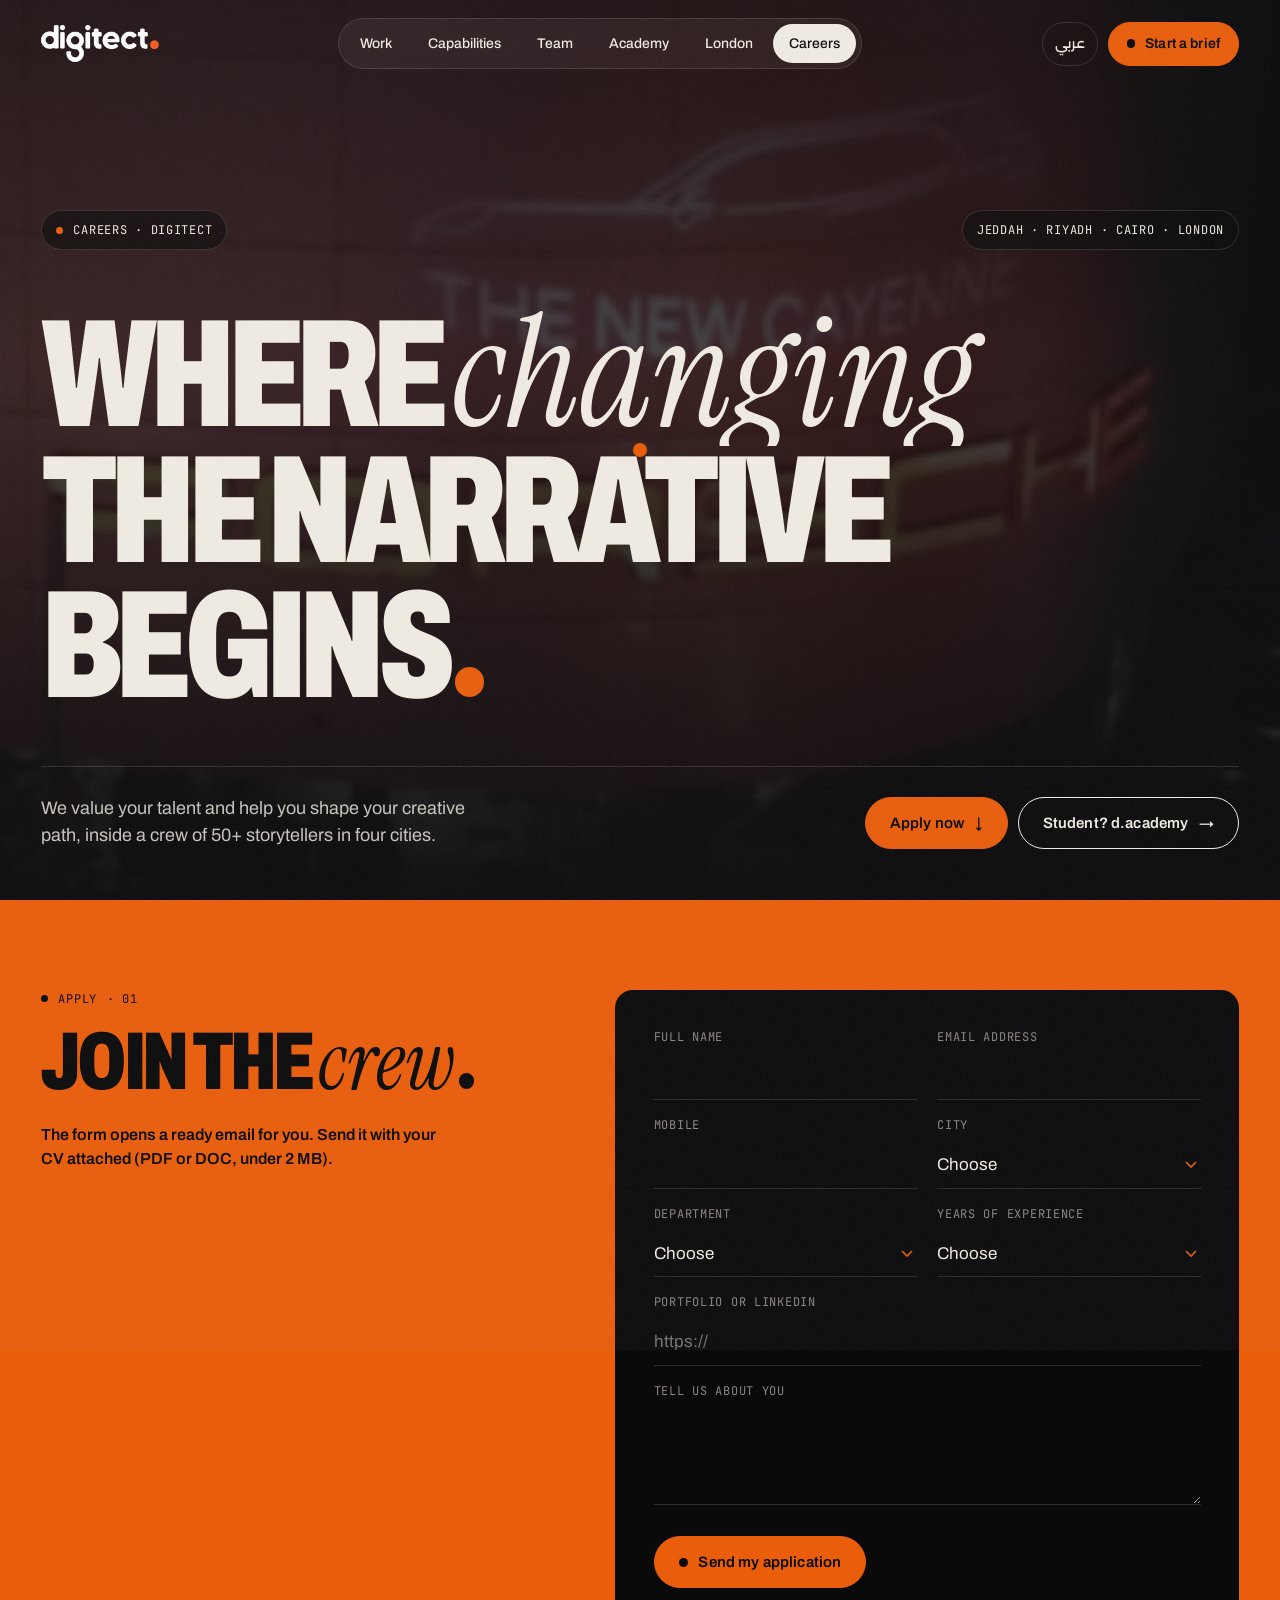
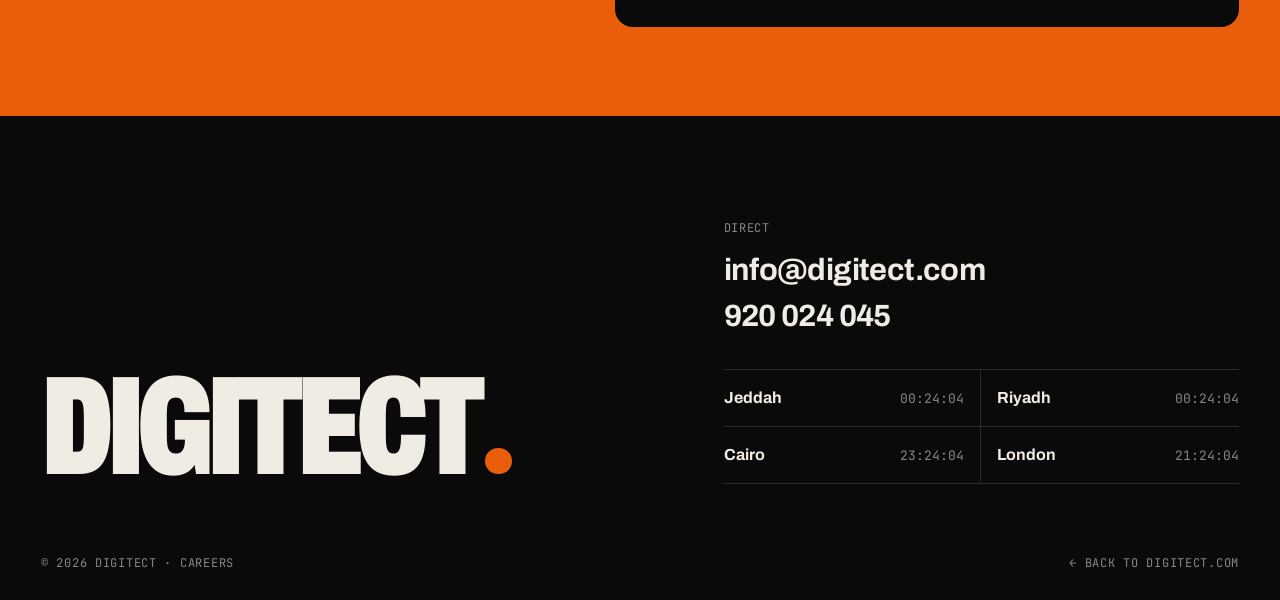
<file: careers.html>
<!doctype html>
<html lang="en" dir="ltr">
<head>
<meta charset="utf-8">
<meta name="viewport" content="width=device-width,initial-scale=1,viewport-fit=cover">
<title>Careers | DIGITECT</title>
<meta name="description" content="Careers at DIGITECT, where changing the narrative begins. Join a 50+ crew of storytellers across Jeddah, Riyadh, Cairo and London.">
<meta name="theme-color" content="#0A0A0B">
<link rel="icon" type="image/svg+xml" href="assets/favicon.svg">
<link rel="apple-touch-icon" href="assets/favicon.svg">
<link rel="preconnect" href="https://fonts.googleapis.com">
<link rel="preconnect" href="https://fonts.gstatic.com" crossorigin>
<link href="https://fonts.googleapis.com/css2?family=Archivo:wdth,wght@62..125,300..900&family=Instrument+Serif:ital@0;1&family=JetBrains+Mono:wght@400;500;600&family=Alexandria:wght@300..900&family=IBM+Plex+Sans+Arabic:wght@300;400;500;600&display=swap" rel="stylesheet">
<link rel="stylesheet" href="css/style.css?v=16">
<link rel="stylesheet" href="css/v6.css?v=16">
<link rel="stylesheet" href="css/academy.css?v=16">
<link rel="stylesheet" href="css/careers.css?v=16">
<style>
  html[lang="ar"] [data-l="en"],html[lang="en"] [data-l="ar"]{display:none!important}
</style>
</head>
<body class="is-careers">

<div class="grain" aria-hidden="true"></div>
<div class="cursor" id="cursor" aria-hidden="true"><span id="cursorLabel">Apply</span></div>

<!-- HEADER -->
<header class="hdr" id="hdr">
  <a class="hdr__logo" href="index.html" aria-label="DIGITECT home"><img class="logo" src="assets/logo-light.svg" alt="digitect." width="407" height="128"></a>
  <nav class="hdr__nav" aria-label="Main">
    <a href="index.html#work" data-ar="الأعمال">Work</a>
    <a href="index.html#channels" data-ar="خدماتنا">Capabilities</a>
    <a href="index.html#team" data-ar="الفريق">Team</a>
    <a href="academy.html" data-ar="الأكاديمية">Academy</a>
    <a href="index.html#london" data-ar="لندن">London</a>
    <a href="careers.html" class="is-on" aria-current="page" data-ar="الوظائف">Careers</a>
  </nav>
  <div class="hdr__end">
    <button class="hdr__lang" id="langBtn" type="button" aria-label="Switch language">عربي</button>
    <a class="btn btn--dot hdr__cta" href="index.html#contact" data-brief><span class="rec" style="background:var(--ink)"></span><span data-ar="ابدأ مشروعك">Start a brief</span></a>
    <button class="hdr__burger" id="burger" type="button" aria-label="Menu"><i></i><i></i></button>
  </div>
</header>

<div class="menu" id="menu">
  <nav aria-label="Mobile">
    <a href="index.html#work" data-ar="الأعمال">Work</a>
    <a href="index.html#channels" data-ar="خدماتنا">Capabilities</a>
    <a href="index.html#team" data-ar="الفريق">Team</a>
    <a href="academy.html" data-ar="الأكاديمية">Academy</a>
    <a href="careers.html" data-ar="الوظائف">Careers</a>
    <a href="#apply" data-ar="قدّم دلوقتي">Apply now</a>
  </nav>
  <div class="menu__foot mono"><a href="mailto:info@digitect.com">info@digitect.com</a><a href="tel:920024045">920 024 045</a></div>
</div>

<main id="top">

<!-- HERO -->
<section class="ah cr-hero">
  <div class="cr-hero__media" aria-hidden="true">
    <img src="assets/work/event2.jpg" alt="" fetchpriority="high">
  </div>
  <div class="ah__inner">
    <div class="ah__top">
      <span class="mono ah__live"><span class="rec"></span><span data-ar="الوظائف · DIGITECT">Careers · DIGITECT</span></span>
      <span class="mono ah__live" data-ar="جدة · الرياض · القاهرة · لندن">Jeddah · Riyadh · Cairo · London</span>
    </div>
    <h1 class="ah__t" data-l="en">
      <span class="line"><span>Where <span class="serif">changing</span></span></span>
      <span class="line"><span>the narrative</span></span>
      <span class="line"><span>begins<i class="pt"></i></span></span>
    </h1>
    <h1 class="ah__t" data-l="ar">
      <span class="line"><span>هنا <span class="serif">بيبدأ</span></span></span>
      <span class="line"><span>تغيير الحكاية<i class="pt"></i></span></span>
    </h1>
    <div class="ah__foot">
      <p data-ar="بنقدّر موهبتك وبنساعدك ترسم طريقك الإبداعي، جوه طاقم من أكتر من ٥٠ حكّاء في أربع مدن.">We value your talent and help you shape your creative path, inside a crew of 50+ storytellers in four cities.</p>
      <div class="row">
        <a class="btn btn--dot" href="#apply" data-cursor="Apply"><span data-ar="قدّم دلوقتي">Apply now</span><span class="arr">↓</span></a>
        <a class="btn btn--ghost" href="academy.html"><span data-ar="طالب؟ d.academy">Student? d.academy</span><span class="arr">→</span></a>
      </div>
    </div>
  </div>
</section>

<!-- APPLY -->
<section class="ap" id="apply">
  <div class="ap__grid">
    <div class="ap__intro">
      <div class="sh__k mono" style="color:var(--ink)"><span class="rec" style="background:var(--ink)"></span><span data-ar="التقديم">Apply</span> · 01</div>
      <h2 class="ap__t" data-l="en">Join the <span class="serif">crew</span><i class="pt" style="background:var(--ink)"></i></h2>
      <h2 class="ap__t" data-l="ar">انضم <span class="serif">للطاقم</span><i class="pt" style="background:var(--ink)"></i></h2>
      <p data-ar="الفورم بيفتح إيميل جاهز ليك، ابعته ومعاه الـCV (PDF أو DOC، أقل من ٢ ميجا).">The form opens a ready email for you. Send it with your CV attached (PDF or DOC, under 2 MB).</p>
    </div>
    <form class="acad-form mail-form" data-subject="Careers application" novalidate>
      <div class="brief__two">
        <label><span class="mono" data-ar="الاسم بالكامل">Full name</span><input name="name" autocomplete="name" required></label>
        <label><span class="mono" data-ar="الإيميل">Email address</span><input name="email" type="email" autocomplete="email" required></label>
      </div>
      <div class="brief__two">
        <label><span class="mono" data-ar="الموبايل">Mobile</span><input name="mobile" type="tel" autocomplete="tel" required></label>
        <label><span class="mono" data-ar="المدينة">City</span>
          <select name="city" required>
            <option value="" data-ar="اختار">Choose</option>
            <option value="Jeddah" data-ar="جدة">Jeddah</option>
            <option value="Riyadh" data-ar="الرياض">Riyadh</option>
            <option value="Cairo" data-ar="القاهرة">Cairo</option>
            <option value="London" data-ar="لندن">London</option>
          </select>
        </label>
      </div>
      <div class="brief__two">
        <label><span class="mono" data-ar="القسم">Department</span><select name="department" data-dept required><option value="" data-ar="اختار">Choose</option></select></label>
        <label><span class="mono" data-ar="سنين الخبرة">Years of experience</span>
          <select name="experience" required>
            <option value="" data-ar="اختار">Choose</option>
            <option value="0-2">0-2</option>
            <option value="3-5">3-5</option>
            <option value="6-9">6-9</option>
            <option value="10+">10+</option>
          </select>
        </label>
      </div>
      <label><span class="mono" data-ar="البورتفوليو أو LinkedIn">Portfolio or LinkedIn</span><input name="portfolio" type="url" placeholder="https://"></label>
      <label><span class="mono" data-ar="احكيلنا عن نفسك">Tell us about you</span><textarea name="message" rows="3"></textarea></label>
      <button class="btn btn--ink" type="submit" data-cursor="Apply"><span class="rec"></span><span data-ar="ابعت طلبي">Send my application</span></button>
    </form>
  </div>
</section>

<!-- FOOTER -->
<footer class="ft ft--mini" id="contact">
  <div class="ft__grid">
    <div>
      <a class="ft__big" href="index.html" data-l="en">digitect<i class="pt"></i></a>
      <a class="ft__big" href="index.html" data-l="ar">ديجيتكت<i class="pt"></i></a>
    </div>
    <div class="ft__info">
      <div>
        <span class="mono" style="color:var(--mute);display:block;margin-bottom:10px" data-ar="مباشر">Direct</span>
        <a class="big" href="mailto:info@digitect.com">info@digitect.com</a>
        <a class="big" href="tel:920024045">920 024 045</a>
      </div>
      <div class="cities" id="cities"></div>
    </div>
  </div>
  <div class="ft__base mono">
    <span>© 2026 DIGITECT · Careers</span>
    <a href="index.html" data-ar="← الرئيسية">← Back to digitect.com</a>
  </div>
</footer>

</main>

<template id="briefTpl">
  <form class="brief" novalidate>
    <div class="brief__two">
      <label><span class="mono" data-ar="الاسم">Name</span><input name="name" autocomplete="name" required></label>
      <label><span class="mono" data-ar="الشركة">Company</span><input name="company" autocomplete="organization"></label>
    </div>
    <div class="brief__two">
      <label><span class="mono" data-ar="الإيميل">Email</span><input name="email" type="email" autocomplete="email" required></label>
      <label><span class="mono" data-ar="الموبايل">Mobile</span><input name="phone" type="tel" autocomplete="tel"></label>
    </div>
    <div>
      <span class="mono" data-ar="محتاج إيه؟">What do you need?</span>
      <div class="chips need-chips"></div>
    </div>
    <label><span class="mono" data-ar="احكيلنا عن المشروع">Tell us about it</span><textarea name="msg" rows="3"></textarea></label>
    <button class="btn btn--dot" type="submit"><span class="rec" style="background:var(--ink)"></span><span data-ar="ابعت البريف">Send the brief</span></button>
  </form>
</template>

<div class="modal" id="briefModal" role="dialog" aria-modal="true" aria-labelledby="briefTitle">
  <div class="modal__box">
    <div class="modal__head">
      <div>
        <div class="sh__k mono"><span class="rec"></span><span data-ar="بريف جديد">New brief</span></div>
        <h2 class="modal__t" id="briefTitle" data-l="en">Let’s change <span class="serif">the</span> narrative<i class="pt"></i></h2>
        <h2 class="modal__t" data-l="ar">يلا نغيّر <span class="serif">الحكاية</span><i class="pt"></i></h2>
      </div>
      <button class="modal__x" type="button" data-close aria-label="Close">✕</button>
    </div>
    <div class="brief-slot"></div>
    <p class="modal__alt mono"><span data-ar="أو كلمنا مباشرة:">Or reach us directly:</span> <a href="mailto:info@digitect.com">info@digitect.com</a> · <a href="tel:920024045">920 024 045</a></p>
  </div>
</div>

<script src="js/main.js?v=16"></script>
</body>
</html>
</file>
<file: css/style.css>
/* DIGITECT · "ON AIR." direction
   The orange dot from the logo is a REC light. The site behaves like a live broadcast. */

:root{
  --ink:#0A0A0B;
  --ink-2:#141416;
  --ink-3:#1E1E21;
  --paper:#F1ECE3;
  --paper-2:#E6DFD3;
  --dot:#EA5D0B;
  --dot-hot:#FF6A14;
  --mute:#8A8580;
  --line:rgba(241,236,227,.14);
  --line-ink:rgba(10,10,11,.14);

  --f-display:"Archivo",system-ui,sans-serif;
  --f-serif:"Instrument Serif",Georgia,serif;
  --f-mono:"JetBrains Mono",ui-monospace,monospace;
  --f-ar:"Alexandria","IBM Plex Sans Arabic",system-ui,sans-serif;
  --f-ar-body:"IBM Plex Sans Arabic","Alexandria",system-ui,sans-serif;

  --gut:clamp(16px,3.2vw,48px);
  --ease:cubic-bezier(.2,.8,.1,1);
  --ease-io:cubic-bezier(.7,0,.2,1);
}

*,*::before,*::after{box-sizing:border-box;margin:0;padding:0}
html{-webkit-text-size-adjust:100%;scroll-behavior:smooth}
body{
  background:var(--ink);color:var(--paper);
  font-family:var(--f-display);font-variation-settings:"wdth" 100;
  font-size:16px;line-height:1.5;overflow-x:hidden;
  -webkit-font-smoothing:antialiased;
}
html[lang="ar"] body{font-family:var(--f-ar-body)}
img,video,iframe{display:block;max-width:100%}
a{color:inherit;text-decoration:none}
button{font:inherit;color:inherit;background:none;border:0;cursor:pointer}
::selection{background:var(--dot);color:var(--ink)}
.sr{position:absolute;width:1px;height:1px;overflow:hidden;clip:rect(0 0 0 0)}

/* ---------- utilities ---------- */
.mono{font-family:var(--f-mono);font-size:12px;letter-spacing:.06em;text-transform:uppercase}
html[lang="ar"] .mono{font-family:var(--f-ar-body);letter-spacing:0;font-size:13px}
.serif{font-family:var(--f-serif);font-style:italic;font-weight:400;letter-spacing:0;font-variation-settings:normal}
html[lang="ar"] .serif{font-family:var(--f-ar);font-style:normal;font-weight:300}
.rec{display:inline-block;width:.62em;height:.62em;border-radius:50%;background:var(--dot);vertical-align:.04em;box-shadow:0 0 0 0 rgba(234,93,11,.6);animation:rec 1.6s infinite}
@keyframes rec{0%{box-shadow:0 0 0 0 rgba(234,93,11,.55)}70%{box-shadow:0 0 0 .7em rgba(234,93,11,0)}100%{box-shadow:0 0 0 0 rgba(234,93,11,0)}}
.dot{color:var(--dot)}
.wrap{padding-inline:var(--gut)}

.btn{
  display:inline-flex;align-items:center;gap:.7em;height:52px;padding:0 24px;border-radius:99px;
  font-family:var(--f-display);font-weight:600;font-size:15px;letter-spacing:.01em;
  border:1px solid currentColor;transition:background .35s var(--ease),color .35s var(--ease),transform .35s var(--ease);
  white-space:nowrap;
}
html[lang="ar"] .btn{font-family:var(--f-ar);font-weight:500}
.btn:hover{transform:translateY(-2px)}
.btn--dot{background:var(--dot);border-color:var(--dot);color:var(--ink)}
.btn--dot:hover{background:var(--paper);border-color:var(--paper)}
.btn--ghost:hover{background:var(--paper);color:var(--ink);border-color:var(--paper)}
.btn--ink{background:var(--ink);border-color:var(--ink);color:var(--paper)}
.btn--ink:hover{background:var(--paper);color:var(--ink);border-color:var(--paper)}
.btn .arr{transition:transform .35s var(--ease)}
.btn:hover .arr{transform:translateX(4px)}
html[dir="rtl"] .arr{transform:scaleX(-1)}
html[dir="rtl"] .btn:hover .arr{transform:scaleX(-1) translateX(4px)}

/* ---------- grain + scanlines ---------- */
.grain{position:fixed;inset:-50%;z-index:90;pointer-events:none;opacity:.08;
  background-image:url("data:image/svg+xml,%3Csvg xmlns='http://www.w3.org/2000/svg' width='200' height='200'%3E%3Cfilter id='n'%3E%3CfeTurbulence type='fractalNoise' baseFrequency='.85' numOctaves='3' stitchTiles='stitch'/%3E%3C/filter%3E%3Crect width='100%25' height='100%25' filter='url(%23n)'/%3E%3C/svg%3E");
  animation:grain 1s steps(6) infinite}
@keyframes grain{0%{transform:translate(0,0)}20%{transform:translate(-3%,2%)}40%{transform:translate(2%,-3%)}60%{transform:translate(-2%,-1%)}80%{transform:translate(3%,3%)}100%{transform:translate(0,0)}}

/* ---------- cursor ---------- */
.cursor{position:fixed;left:0;top:0;z-index:120;pointer-events:none;width:14px;height:14px;margin:-7px 0 0 -7px;border-radius:50%;
  background:var(--dot);display:grid;place-items:center;transition:background .3s;mix-blend-mode:normal}
.cursor span{font-family:var(--f-mono);font-size:11px;font-weight:600;letter-spacing:.08em;color:var(--ink);opacity:0;transition:opacity .2s;text-transform:uppercase;white-space:nowrap}
.cursor.is-big{width:88px;height:88px;margin:-44px 0 0 -44px}
.cursor.is-big span{opacity:1}
.cursor.on-dot{background:var(--ink)}
.cursor.on-dot span{color:var(--paper)}
@media (hover:none),(pointer:coarse){.cursor{display:none}}
@media (hover:hover) and (pointer:fine){body.has-cursor,body.has-cursor a,body.has-cursor button{cursor:none}}

/* ---------- loader ---------- */
.loader{position:fixed;inset:0;z-index:200;background:var(--ink);display:grid;place-items:center;transition:opacity .5s .2s}
.loader__tc{font-family:var(--f-mono);font-size:13px;letter-spacing:.1em;display:flex;gap:14px;align-items:center}
.loader__fill{position:absolute;left:50%;top:50%;width:16px;height:16px;margin:-8px;border-radius:50%;background:var(--dot);transform:scale(0);transition:transform .9s var(--ease-io)}
.loader.go .loader__fill{transform:scale(260)}
.loader.done{opacity:0;pointer-events:none}
.loader__logo{position:absolute;bottom:var(--gut);left:var(--gut);height:22px;opacity:.5}

/* ---------- header ---------- */
.hdr{position:fixed;top:0;left:0;right:0;z-index:80;display:flex;align-items:center;justify-content:space-between;gap:20px;
  padding:18px var(--gut);transition:transform .5s var(--ease),background .4s}
.hdr.is-hidden{transform:translateY(-110%)}
.hdr.is-solid{background:rgba(10,10,11,.72);backdrop-filter:blur(14px);-webkit-backdrop-filter:blur(14px)}
.hdr__logo img{height:30px;width:auto}
.hdr__nav{display:flex;gap:4px;padding:5px;border-radius:99px;background:rgba(241,236,227,.06);border:1px solid var(--line)}
.hdr__nav a{padding:9px 16px;border-radius:99px;font-size:14px;font-weight:500;transition:background .3s,color .3s}
html[lang="ar"] .hdr__nav a{font-family:var(--f-ar);font-weight:400}
.hdr__nav a:hover{background:var(--paper);color:var(--ink)}
.hdr__end{display:flex;align-items:center;gap:10px}
.hdr__lang{height:44px;min-width:44px;padding:0 12px;border-radius:99px;border:1px solid var(--line);font-family:var(--f-ar);font-size:14px;transition:background .3s,color .3s}
html[lang="ar"] .hdr__lang{font-family:var(--f-display)}
.hdr__lang:hover{background:var(--paper);color:var(--ink)}
.hdr__cta{height:44px;padding:0 18px;font-size:14px}
.hdr__burger{display:none;width:44px;height:44px;border-radius:50%;border:1px solid var(--line);position:relative}
.hdr__burger i{position:absolute;left:13px;right:13px;height:1.5px;background:currentColor;transition:transform .4s var(--ease),top .4s var(--ease)}
.hdr__burger i:first-child{top:18px}.hdr__burger i:last-child{top:25px}
body.menu-open .hdr__burger i:first-child{top:21.5px;transform:rotate(45deg)}
body.menu-open .hdr__burger i:last-child{top:21.5px;transform:rotate(-45deg)}

.menu{position:fixed;inset:0;z-index:70;background:var(--dot);color:var(--ink);padding:110px var(--gut) var(--gut);display:flex;flex-direction:column;justify-content:space-between;
  clip-path:circle(0 at calc(100% - 44px) 40px);transition:clip-path .8s var(--ease-io)}
html[dir="rtl"] .menu{clip-path:circle(0 at 44px 40px)}
body.menu-open .menu{clip-path:circle(150% at calc(100% - 44px) 40px)}
html[dir="rtl"] body.menu-open .menu{clip-path:circle(150% at 44px 40px)}
.menu nav{display:flex;flex-direction:column}
.menu nav a{font-size:clamp(44px,12vw,96px);font-weight:800;line-height:1;letter-spacing:-.03em;font-variation-settings:"wdth" 75;padding:6px 0;border-bottom:1px solid var(--line-ink)}
html[lang="ar"] .menu nav a{font-family:var(--f-ar);letter-spacing:0;line-height:1.3}
.menu__foot{display:flex;justify-content:space-between;flex-wrap:wrap;gap:12px}

/* ---------- hero ---------- */
.hero{position:relative;height:100svh;min-height:640px;overflow:hidden;background:var(--ink)}
.hero__media{position:absolute;inset:0;overflow:hidden}
.hero__media img,.hero__media iframe{position:absolute;left:50%;top:50%;width:177.78vh;min-width:100%;height:56.25vw;min-height:100%;transform:translate(-50%,-50%);border:0;object-fit:cover}
.hero__media iframe{opacity:0;transition:opacity 1.2s}
.hero__media iframe.is-on{opacity:1}
.hero__shade{position:absolute;inset:0;background:
  linear-gradient(180deg,rgba(10,10,11,.55) 0%,rgba(10,10,11,0) 28%,rgba(10,10,11,0) 45%,rgba(10,10,11,.9) 100%),
  radial-gradient(ellipse at 50% 50%,transparent 40%,rgba(10,10,11,.45) 100%)}
.hero__scan{position:absolute;inset:0;pointer-events:none;opacity:.25;background:repeating-linear-gradient(0deg,rgba(0,0,0,.35) 0 1px,transparent 1px 3px)}
.hero__frame{position:absolute;inset:88px var(--gut) var(--gut);pointer-events:none}
.hero__frame i{position:absolute;width:22px;height:22px;border-color:rgba(241,236,227,.6);border-style:solid;border-width:0}
.hero__frame i:nth-child(1){top:0;left:0;border-top-width:1.5px;border-left-width:1.5px}
.hero__frame i:nth-child(2){top:0;right:0;border-top-width:1.5px;border-right-width:1.5px}
.hero__frame i:nth-child(3){bottom:0;left:0;border-bottom-width:1.5px;border-left-width:1.5px}
.hero__frame i:nth-child(4){bottom:0;right:0;border-bottom-width:1.5px;border-right-width:1.5px}
.hero__hud{position:absolute;top:108px;left:calc(var(--gut) + 34px);right:calc(var(--gut) + 34px);display:flex;justify-content:space-between;gap:12px}
.hero__hud .mono{display:flex;align-items:center;gap:10px}
.hero__body{position:absolute;left:calc(var(--gut) + 34px);right:calc(var(--gut) + 34px);bottom:calc(var(--gut) + 30px);display:grid;grid-template-columns:1fr auto;align-items:end;gap:32px}
.hero__title{font-weight:850;font-size:clamp(64px,13.6vw,232px);line-height:.82;letter-spacing:-.045em;text-transform:uppercase;font-variation-settings:"wdth" 70}
.hero__title .line{display:block;overflow:hidden;padding-bottom:.04em}
.hero__title .line>span{display:inline-block;transform:translateY(105%);transition:transform 1.1s var(--ease)}
.is-live .hero__title .line>span{transform:none}
.is-live .hero__title .line:nth-child(2)>span{transition-delay:.09s}
.hero__title .serif{text-transform:none;font-size:.86em;letter-spacing:-.02em;color:var(--paper);margin-inline-end:.08em}
html[lang="ar"] .hero__title{font-family:var(--f-ar);font-weight:800;letter-spacing:0;line-height:1.08;font-size:clamp(56px,11vw,180px);text-transform:none}
html[lang="ar"] .hero__title .serif{font-size:1em}
.hero__side{max-width:330px;display:flex;flex-direction:column;gap:22px;padding-bottom:10px}
.hero__side p{font-size:16px;line-height:1.5;color:rgba(241,236,227,.82)}
html[lang="ar"] .hero__side p{font-size:17px;line-height:1.8}
.hero__side .row{display:flex;gap:10px;flex-wrap:wrap}
.hero__tc{position:absolute;bottom:calc(var(--gut) + 8px);left:50%;transform:translateX(-50%)}

/* ---------- ticker ---------- */
.ticker{background:var(--dot);color:var(--ink);overflow:hidden;white-space:nowrap;border-block:1px solid var(--ink)}
.ticker__track{display:inline-flex;animation:tick 38s linear infinite;padding:14px 0}
.ticker__track span{font-weight:800;font-size:clamp(18px,2vw,26px);letter-spacing:-.01em;text-transform:uppercase;font-variation-settings:"wdth" 80;padding:0 24px;display:inline-flex;align-items:center;gap:24px}
html[lang="ar"] .ticker__track span{font-family:var(--f-ar);text-transform:none;letter-spacing:0}
.ticker__track span::after{content:"";width:10px;height:10px;border-radius:50%;background:var(--ink)}
@keyframes tick{to{transform:translateX(-50%)}}
html[dir="rtl"] .ticker__track{animation-name:tick-rtl}
@keyframes tick-rtl{to{transform:translateX(50%)}}

/* ---------- manifesto (orange flood) ---------- */
.mani{background:var(--dot);color:var(--ink);padding:clamp(90px,14vw,200px) var(--gut) clamp(80px,10vw,140px);position:relative;overflow:hidden}
.mani__label{display:flex;justify-content:space-between;margin-bottom:clamp(40px,6vw,80px)}
.mani__text{font-weight:800;font-size:clamp(38px,6.6vw,112px);line-height:.98;letter-spacing:-.035em;font-variation-settings:"wdth" 82;max-width:16.5em}
html[lang="ar"] .mani__text{font-family:var(--f-ar);letter-spacing:0;line-height:1.35;font-weight:700;font-size:clamp(32px,5.4vw,88px)}
.mani__text .serif{font-weight:400}
.mani__word{display:inline;opacity:.18;transition:opacity .5s}
.mani__word.lit{opacity:1}
.mani__foot{margin-top:clamp(50px,7vw,90px);display:grid;grid-template-columns:repeat(4,1fr);gap:0;border-top:1.5px solid var(--ink)}
.stat{padding:22px 20px 0 0}
.stat+.stat{border-inline-start:1.5px solid var(--ink);padding-inline-start:20px}
.stat b{display:block;font-size:clamp(48px,6vw,92px);font-weight:850;line-height:.9;letter-spacing:-.04em;font-variation-settings:"wdth" 72}
.stat span{font-size:14px;font-weight:600}
html[lang="ar"] .stat span{font-family:var(--f-ar)}

/* ---------- section heads ---------- */
.sh{display:flex;align-items:flex-end;justify-content:space-between;gap:24px;flex-wrap:wrap;margin-bottom:clamp(36px,5vw,64px)}
.sh__k{display:flex;align-items:center;gap:10px;margin-bottom:18px;color:var(--mute)}
.sh__t{font-weight:850;font-size:clamp(48px,8vw,136px);line-height:.86;letter-spacing:-.045em;text-transform:uppercase;font-variation-settings:"wdth" 70}
.sh__t .serif{text-transform:none;font-size:.9em}
html[lang="ar"] .sh__t{font-family:var(--f-ar);font-weight:800;letter-spacing:0;line-height:1.15;text-transform:none;font-size:clamp(42px,6.5vw,104px)}
.sh__d{max-width:380px;color:rgba(241,236,227,.7);font-size:16px}
html[lang="ar"] .sh__d{line-height:1.8}

/* ---------- now playing ---------- */
.np{padding-block:clamp(90px,12vw,170px) clamp(60px,8vw,110px)}
.np__grid{display:grid;grid-template-columns:minmax(0,1.45fr) minmax(0,1fr);gap:clamp(20px,3vw,48px);align-items:start}
.monitor{position:sticky;top:96px;aspect-ratio:16/10;border-radius:14px;overflow:hidden;background:var(--ink-2);border:1px solid var(--line)}
.monitor img{position:absolute;inset:0;width:100%;height:100%;object-fit:cover;transition:transform 6s linear}
.monitor:hover img{transform:scale(1.05)}
.monitor canvas{position:absolute;inset:0;width:100%;height:100%;opacity:0;pointer-events:none;mix-blend-mode:screen}
.monitor canvas.flash{animation:flash .32s steps(4)}
@keyframes flash{0%{opacity:.9}100%{opacity:0}}
.monitor__hud{position:absolute;inset:0;padding:18px;display:flex;flex-direction:column;justify-content:space-between;background:linear-gradient(180deg,rgba(10,10,11,.5),transparent 30%,transparent 60%,rgba(10,10,11,.85));pointer-events:none}
.monitor__hud .top{display:flex;justify-content:space-between}
.monitor__hud .top span{display:flex;gap:8px;align-items:center}
.monitor__hud h3{font-size:clamp(28px,3.6vw,56px);font-weight:850;line-height:.9;letter-spacing:-.035em;text-transform:uppercase;font-variation-settings:"wdth" 72}
html[lang="ar"] .monitor__hud h3{font-family:var(--f-ar);letter-spacing:0;line-height:1.2;text-transform:none}
.monitor__play{position:absolute;left:50%;top:50%;width:84px;height:84px;margin:-42px;border-radius:50%;background:var(--dot);display:grid;place-items:center;transform:scale(.85);transition:transform .4s var(--ease)}
.monitor:hover .monitor__play{transform:scale(1)}
.monitor__play svg{width:22px;height:22px;margin-inline-start:4px;fill:var(--ink)}
html[dir="rtl"] .monitor__play svg{transform:scaleX(-1);margin-inline-start:0;margin-inline-end:4px}

.playlist{list-style:none;border-top:1px solid var(--line)}
.playlist li{border-bottom:1px solid var(--line)}
.playlist .n{font-family:var(--f-mono);font-size:12px;color:var(--mute)}
.playlist .t{font-size:clamp(22px,2.2vw,34px);font-weight:750;letter-spacing:-.025em;line-height:1;font-variation-settings:"wdth" 80}
html[lang="ar"] .playlist .t{font-family:var(--f-ar);letter-spacing:0;line-height:1.3;font-weight:600}
.playlist .t small{display:block;font-family:var(--f-mono);font-size:11px;letter-spacing:.06em;color:var(--mute);font-weight:400;margin-top:8px;text-transform:uppercase}
html[lang="ar"] .playlist .t small{font-family:var(--f-ar-body);letter-spacing:0;font-size:12px}
.playlist .c{font-family:var(--f-mono);font-size:11px;letter-spacing:.06em;text-transform:uppercase;padding:6px 10px;border:1px solid var(--line);border-radius:99px;color:rgba(241,236,227,.7)}
html[lang="ar"] .playlist .c{font-family:var(--f-ar-body);letter-spacing:0}
.playlist li.on button{padding-inline-start:18px}
.playlist li.on .n{color:var(--dot)}
.playlist li.on .t{color:var(--dot)}
.playlist li.on .c{background:var(--dot);border-color:var(--dot);color:var(--ink)}

/* ---------- archive tape ---------- */
.tape{padding:clamp(40px,6vw,80px) 0 clamp(90px,12vw,160px)}
.chips{display:flex;gap:8px;flex-wrap:wrap}
.chip{height:40px;padding:0 16px;border-radius:99px;border:1px solid var(--line);font-family:var(--f-mono);font-size:12px;letter-spacing:.06em;text-transform:uppercase;transition:background .3s,color .3s,border-color .3s;display:inline-flex;align-items:center;gap:8px}
html[lang="ar"] .chip{font-family:var(--f-ar-body);letter-spacing:0;font-size:14px}
.chip sup{font-size:10px;opacity:.6}
.chip:hover{border-color:var(--paper)}
.chip.on{background:var(--paper);color:var(--ink);border-color:var(--paper)}
.tape__rail{display:grid;grid-auto-flow:column;grid-auto-columns:clamp(220px,24vw,360px);grid-template-rows:repeat(2,auto);gap:14px;overflow-x:auto;padding:28px var(--gut) 20px;scroll-snap-type:x proximity;scrollbar-width:none;cursor:grab}
.tape__rail::-webkit-scrollbar{display:none}
.tape__rail.drag{cursor:grabbing;scroll-snap-type:none}
.clip{position:relative;aspect-ratio:16/10;border-radius:10px;overflow:hidden;background:var(--ink-3);scroll-snap-align:start;animation:clipIn .6s var(--ease) both}
@keyframes clipIn{from{opacity:0;transform:translateY(14px)}}
.clip img{width:100%;height:100%;object-fit:cover;transition:transform .8s var(--ease),filter .5s;filter:saturate(.85)}
.clip:hover img{transform:scale(1.06);filter:saturate(1.1)}
.clip::after{content:"";position:absolute;inset:0;background:linear-gradient(180deg,transparent 55%,rgba(10,10,11,.75))}
.clip span{position:absolute;left:12px;bottom:10px;z-index:1;font-family:var(--f-mono);font-size:11px;letter-spacing:.06em;text-transform:uppercase;display:flex;align-items:center;gap:7px}
html[dir="rtl"] .clip span{left:auto;right:12px}
.clip span::before{content:"";width:7px;height:7px;border-radius:50%;background:var(--dot)}
.tape__hint{display:flex;justify-content:space-between;gap:16px;color:var(--mute)}
.tape__bar{height:2px;background:var(--line);margin-top:12px;position:relative;overflow:hidden;border-radius:2px}
.tape__bar i{position:absolute;inset:0 auto 0 0;width:20%;background:var(--dot);border-radius:2px}
html[dir="rtl"] .tape__bar i{inset:0 0 0 auto}

/* ---------- channels (light) ---------- */
.ch{background:var(--paper);color:var(--ink);padding:clamp(90px,12vw,170px) var(--gut)}
.ch .sh__k{color:#6d665e}
.ch .sh__d{color:rgba(10,10,11,.7)}
.tv{display:grid;grid-template-columns:minmax(0,.9fr) minmax(0,1.3fr);gap:clamp(20px,3vw,48px)}
.tv__list{list-style:none;border-top:1.5px solid var(--ink)}
.tv__list li{border-bottom:1.5px solid var(--ink)}
.tv__list button{width:100%;display:flex;align-items:baseline;gap:18px;padding:16px 0;text-align:start}
.tv__list .num{font-family:var(--f-mono);font-size:12px;width:52px;flex:none}
.tv__list .nm{font-size:clamp(26px,3.2vw,50px);font-weight:850;text-transform:uppercase;letter-spacing:-.035em;line-height:1;font-variation-settings:"wdth" 74;transition:color .3s,transform .45s var(--ease)}
html[lang="ar"] .tv__list .nm{font-family:var(--f-ar);letter-spacing:0;text-transform:none;line-height:1.35;font-weight:700}
.tv__list button:hover .nm{transform:translateX(10px)}
html[dir="rtl"] .tv__list button:hover .nm{transform:translateX(-10px)}
.tv__list li.on .nm{color:var(--dot)}
.tv__list li.on .num::before{content:"● ";color:var(--dot)}
.tv__screen{position:relative;border-radius:16px;overflow:hidden;background:var(--ink);color:var(--paper);min-height:520px;display:flex;flex-direction:column;justify-content:flex-end}
.tv__screen>img{position:absolute;inset:0;width:100%;height:100%;object-fit:cover;opacity:.5;transition:opacity .4s}
.tv__screen canvas{position:absolute;inset:0;width:100%;height:100%;opacity:0;mix-blend-mode:screen;pointer-events:none}
.tv__screen canvas.flash{animation:flash .32s steps(4)}
.tv__screen::before{content:"";position:absolute;inset:0;z-index:1;background:linear-gradient(180deg,rgba(10,10,11,.25),rgba(10,10,11,.92))}
.tv__screen .hud{position:absolute;top:18px;left:20px;right:20px;z-index:2;display:flex;justify-content:space-between}
.tv__screen .hud span{display:flex;gap:8px;align-items:center}
.tv__body{position:relative;z-index:2;padding:clamp(22px,3vw,40px)}
.tv__body h3{font-size:clamp(36px,5vw,80px);font-weight:850;text-transform:uppercase;letter-spacing:-.04em;line-height:.9;font-variation-settings:"wdth" 72;margin-bottom:22px}
html[lang="ar"] .tv__body h3{font-family:var(--f-ar);letter-spacing:0;text-transform:none;line-height:1.2}
.tv__body ul{list-style:none;display:flex;flex-wrap:wrap;gap:8px}
.tv__body li{padding:9px 14px;border-radius:99px;border:1px solid rgba(241,236,227,.3);font-size:14px;background:rgba(10,10,11,.35);backdrop-filter:blur(6px)}
html[lang="ar"] .tv__body li{font-family:var(--f-ar-body)}

/* ---------- london partnership ---------- */
.ldn{padding:clamp(90px,12vw,170px) var(--gut);position:relative;overflow:hidden}
.ldn__grid{display:grid;grid-template-columns:minmax(0,1fr) minmax(0,1.1fr);gap:clamp(24px,4vw,64px);align-items:center}
.ldn__t{font-weight:850;font-size:clamp(46px,6.8vw,116px);line-height:.88;letter-spacing:-.045em;text-transform:uppercase;font-variation-settings:"wdth" 70;margin:18px 0 26px}
.ldn__t .serif{text-transform:none}
html[lang="ar"] .ldn__t{font-family:var(--f-ar);letter-spacing:0;line-height:1.2;text-transform:none;font-size:clamp(40px,5.6vw,92px)}
.ldn p{color:rgba(241,236,227,.72);max-width:520px}
html[lang="ar"] .ldn p{line-height:1.85}
.ldn__pts{list-style:none;margin:30px 0;display:grid;grid-template-columns:1fr 1fr;gap:0;border-top:1px solid var(--line)}
.ldn__pts li{padding:16px 16px 16px 0;border-bottom:1px solid var(--line);font-size:15px;display:flex;gap:12px}
html[lang="ar"] .ldn__pts li{font-family:var(--f-ar-body)}
.ldn__pts li:nth-child(odd){border-inline-end:1px solid var(--line)}
.ldn__pts li:nth-child(even){padding-inline-start:16px}
.ldn__pts b{font-family:var(--f-mono);font-size:11px;color:var(--dot);font-weight:500;padding-top:3px}
.ldn__vid{position:relative;border-radius:14px;overflow:hidden;aspect-ratio:16/10;background:var(--ink-2);border:1px solid var(--line)}
.ldn__vid video{width:100%;height:100%;object-fit:cover}
.ldn__vid .badge{position:absolute;top:16px;left:16px;display:flex;gap:8px;align-items:center;background:rgba(10,10,11,.65);backdrop-filter:blur(8px);padding:8px 12px;border-radius:99px}
.ldn__vid button{position:absolute;inset:0;display:grid;place-items:center}
.ldn__vid button i{width:84px;height:84px;border-radius:50%;background:var(--dot);display:grid;place-items:center;transition:transform .4s var(--ease)}
.ldn__vid button:hover i{transform:scale(1.08)}
.ldn__vid button svg{width:22px;fill:var(--ink);margin-inline-start:4px}
.ldn__vid.playing button{opacity:0;pointer-events:none}
.ldn__x{position:absolute;right:-.05em;bottom:-.22em;font-weight:900;font-size:clamp(160px,30vw,520px);line-height:1;letter-spacing:-.06em;color:transparent;-webkit-text-stroke:1px rgba(241,236,227,.07);pointer-events:none;font-variation-settings:"wdth" 62}

/* ---------- clients ---------- */
.cl{padding:clamp(60px,8vw,110px) 0;border-top:1px solid var(--line)}
.cl__head{display:flex;justify-content:space-between;gap:16px;flex-wrap:wrap;margin-bottom:34px}
.cl__head h2{font-size:clamp(26px,3vw,44px);font-weight:750;letter-spacing:-.03em;line-height:1;font-variation-settings:"wdth" 80}
html[lang="ar"] .cl__head h2{font-family:var(--f-ar);letter-spacing:0;line-height:1.3}
.cl__row{overflow:hidden;padding:14px 0;-webkit-mask:linear-gradient(90deg,transparent,#000 10%,#000 90%,transparent);mask:linear-gradient(90deg,transparent,#000 10%,#000 90%,transparent)}
.cl__track{display:flex;width:max-content;gap:70px;animation:tick 60s linear infinite}
.cl__row:nth-child(odd) .cl__track{animation-direction:reverse}
.cl__track img{height:clamp(32px,3.4vw,52px);width:auto;opacity:.75;transition:opacity .3s}
.cl__track img:hover{opacity:1}
.awards{display:flex;gap:12px;flex-wrap:wrap;align-items:center;margin-top:44px}
.awards img{height:56px;width:auto;border-radius:8px}

/* ---------- leaders ---------- */
.ld{padding:clamp(90px,12vw,170px) var(--gut);background:var(--ink-2)}
.ld__grid{display:grid;grid-template-columns:repeat(3,1fr);gap:clamp(12px,1.6vw,22px)}
.card{position:relative}
.card__img{position:relative;aspect-ratio:3/4;border-radius:12px;overflow:hidden;background:var(--ink-3)}
.card__img img{width:100%;height:100%;object-fit:cover;object-position:top;filter:grayscale(1) contrast(1.05);transition:filter .6s,transform 1s var(--ease)}
.card:hover .card__img img{filter:none;transform:scale(1.03)}
.card__img .rec-tag{position:absolute;top:14px;left:14px;display:flex;align-items:center;gap:8px;padding:7px 11px;border-radius:99px;background:rgba(10,10,11,.6);backdrop-filter:blur(8px);opacity:0;transform:translateY(-6px);transition:.4s var(--ease)}
.card:hover .rec-tag{opacity:1;transform:none}
.card__meta{display:flex;justify-content:space-between;align-items:baseline;gap:12px;padding:18px 2px 0}
.card__meta h3{font-size:clamp(20px,2vw,30px);font-weight:800;letter-spacing:-.03em;text-transform:uppercase;line-height:1;font-variation-settings:"wdth" 78}
html[lang="ar"] .card__meta h3{font-family:var(--f-ar);letter-spacing:0;text-transform:none;line-height:1.35;font-weight:700}
.card__meta span{color:var(--mute)}

/* ---------- careers ---------- */
.car{background:var(--dot);color:var(--ink);padding:clamp(80px,10vw,150px) var(--gut);position:relative;overflow:hidden}
.car__t{font-weight:850;font-size:clamp(52px,10vw,172px);line-height:.84;letter-spacing:-.05em;text-transform:uppercase;font-variation-settings:"wdth" 68}
.car__t .serif{text-transform:none}
html[lang="ar"] .car__t{font-family:var(--f-ar);letter-spacing:0;line-height:1.2;text-transform:none;font-size:clamp(46px,8vw,136px)}
.car__row{display:flex;justify-content:space-between;align-items:flex-end;gap:24px;flex-wrap:wrap;margin-top:40px}
.car__row p{max-width:420px;font-weight:600;font-size:18px}
html[lang="ar"] .car__row p{font-family:var(--f-ar)}
.car__dot{position:absolute;width:clamp(180px,26vw,420px);aspect-ratio:1;border-radius:50%;background:var(--ink);right:-6vw;top:-8vw;opacity:.08}

/* ---------- contact / footer ---------- */
.ft{padding:clamp(90px,12vw,170px) var(--gut) 28px}
.ft__big{display:block;font-weight:900;font-size:clamp(84px,19vw,340px);line-height:.8;letter-spacing:-.06em;text-transform:uppercase;font-variation-settings:"wdth" 64;transition:color .4s}
.ft__big:hover{color:var(--dot)}
.ft__big .dot{display:inline-block;transition:transform .6s var(--ease)}
.ft__big:hover .dot{transform:scale(1.4)}
html[lang="ar"] .ft__big{font-family:var(--f-ar);letter-spacing:0;line-height:1.1;text-transform:none;font-size:clamp(72px,15vw,260px)}
.ft__grid{display:grid;grid-template-columns:1.2fr 1fr;gap:clamp(30px,5vw,80px);margin-top:clamp(50px,7vw,90px);padding-top:40px;border-top:1px solid var(--line)}
.brief{display:grid;gap:14px}
.brief label{display:block}
.brief .mono{color:var(--mute);display:block;margin-bottom:8px}
.brief input,.brief textarea{width:100%;background:transparent;border:0;border-bottom:1px solid var(--line);color:var(--paper);font:inherit;font-size:18px;padding:10px 0;outline:none;transition:border-color .3s;border-radius:0}
html[lang="ar"] .brief input,html[lang="ar"] .brief textarea{font-family:var(--f-ar-body)}
.brief input:focus,.brief textarea:focus{border-color:var(--dot)}
.brief textarea{resize:vertical;min-height:84px}
.brief__two{display:grid;grid-template-columns:1fr 1fr;gap:20px}
.brief .chips{margin-top:2px}
.brief .chip[aria-pressed="true"]{background:var(--dot);border-color:var(--dot);color:var(--ink)}
.brief button[type=submit]{justify-self:start;margin-top:10px}
.ft__info{display:grid;gap:30px;align-content:start}
.ft__info a.big{font-size:clamp(22px,2.4vw,34px);font-weight:700;letter-spacing:-.02em;display:block;transition:color .3s}
.ft__info a.big:hover{color:var(--dot)}
.cities{display:grid;grid-template-columns:repeat(2,1fr);gap:0;border-top:1px solid var(--line)}
.city{padding:16px 0;border-bottom:1px solid var(--line);display:flex;justify-content:space-between;align-items:baseline;gap:10px}
.city:nth-child(odd){border-inline-end:1px solid var(--line);padding-inline-end:16px}
.city:nth-child(even){padding-inline-start:16px}
.city b{font-weight:700;font-size:16px}
html[lang="ar"] .city b{font-family:var(--f-ar)}
.city time{font-family:var(--f-mono);font-size:13px;color:var(--mute)}
.city.live time{color:var(--dot)}
.socials{display:flex;gap:8px;flex-wrap:wrap}
.socials a{height:44px;padding:0 16px;border-radius:99px;border:1px solid var(--line);display:inline-flex;align-items:center;font-size:14px;transition:.3s}
.socials a:hover{background:var(--paper);color:var(--ink)}
.ft__base{display:flex;justify-content:space-between;gap:16px;flex-wrap:wrap;margin-top:70px;color:var(--mute)}

/* ---------- lightbox ---------- */
.lb{position:fixed;inset:0;z-index:150;background:rgba(10,10,11,.94);display:grid;place-items:center;padding:var(--gut);opacity:0;pointer-events:none;transition:opacity .4s}
.lb.open{opacity:1;pointer-events:auto}
.lb__box{width:min(1200px,100%);aspect-ratio:16/9;border-radius:12px;overflow:hidden;background:#000;transform:scale(.94);transition:transform .5s var(--ease)}
.lb.open .lb__box{transform:none}
.lb__box iframe{width:100%;height:100%;border:0}
.lb__x{position:absolute;top:20px;right:var(--gut);height:48px;padding:0 18px;border-radius:99px;background:var(--paper);color:var(--ink);font-weight:600;display:flex;align-items:center;gap:8px}
html[dir="rtl"] .lb__x{right:auto;left:var(--gut)}
.lb__hud{position:absolute;top:32px;left:var(--gut);display:flex;gap:10px;align-items:center}
html[dir="rtl"] .lb__hud{left:auto;right:var(--gut)}

/* ---------- reveal ---------- */
.rv{opacity:0;transform:translateY(34px);transition:opacity 1s var(--ease),transform 1s var(--ease)}
.rv.in{opacity:1;transform:none}

/* ---------- responsive ---------- */
@media (max-width:1100px){
  .hdr__nav{display:none}
  .hdr__burger{display:block}
  .np__grid,.tv,.ldn__grid,.ft__grid{grid-template-columns:1fr}
  .monitor{position:relative;top:0}
  .tv__screen{min-height:440px}
}
@media (max-width:760px){
  .hdr{padding-block:14px}
  .hdr__cta{display:none}
  .hero__frame{inset:76px 12px 12px}
  .hero__hud{top:92px;left:28px;right:28px}
  .hero__hud .hide-m{display:none}
  .hero__body{grid-template-columns:1fr;left:28px;right:28px;bottom:40px;gap:22px}
  .hero__tc{display:none}
  .hero__side{max-width:none}
  .mani__foot{grid-template-columns:1fr 1fr}
  .stat:nth-child(3){border-inline-start:0;padding-inline-start:0}
  .stat:nth-child(n+3){border-top:1.5px solid var(--ink);margin-top:22px}
  .ldn__pts{grid-template-columns:1fr}
  .ldn__pts li:nth-child(odd){border-inline-end:0}
  .ldn__pts li:nth-child(even){padding-inline-start:0}
  .ld__grid{grid-template-columns:1fr 1fr}
  .ld__grid .card:last-child{grid-column:span 2}
  .ld__grid .card:last-child .card__img{aspect-ratio:4/3}
  .brief__two{grid-template-columns:1fr}
  .cities{grid-template-columns:1fr}
  .city:nth-child(odd){border-inline-end:0;padding-inline-end:0}
  .city:nth-child(even){padding-inline-start:0}
  .playlist button{grid-template-columns:34px 1fr}
  .playlist .c{display:none}
  .tv__screen{min-height:400px}
}
@media (prefers-reduced-motion:reduce){
  *,*::before,*::after{animation-duration:.01ms!important;animation-iteration-count:1!important;transition-duration:.01ms!important}
  .grain{display:none}
}

/* the dot: a real circle, never a square period */
.pt{display:inline-block;width:.19em;height:.19em;border-radius:50%;background:var(--dot);margin-inline-start:.05em;vertical-align:baseline;transition:transform .6s var(--ease)}
.ft__big:hover .pt{transform:scale(1.5)}
.ft__big:hover{color:var(--paper)}
.ft__big:hover .pt{background:var(--dot)}
/* showreel is letterboxed inside 16:9, scale past the bars */
.hero__media iframe{transform:translate(-50%,-50%) scale(1.36)}
.hdr__logo img{height:38px}
.loader__logo{height:30px}
/* logo file is black-on-transparent: invert + hue-rotate keeps the dot orange on dark */
.hdr__logo img,.loader__logo{filter:invert(1) hue-rotate(180deg) saturate(1.2)}
.hdr__logo img{height:60px;width:auto;margin:-14px -10px}
.loader__logo{height:56px;opacity:.6}
.nw{white-space:nowrap}
.hero__title{font-size:clamp(60px,11.2vw,196px)}
@media (min-width:761px){.hero__body{grid-template-columns:minmax(0,1fr) minmax(240px,320px)}}
.tape__rail{scroll-padding-inline:var(--gut)}
@media (max-width:760px){
  .monitor__play{width:60px;height:60px;margin:-30px;top:42%}
  .monitor__hud h3{font-size:24px}
}
</file>
<file: css/v6.css>
/* DIGITECT · v6 sections: episodes, founder, london, team, academy, brief popup */

/* logo: tight-cropped SVG, ratio locked (407:128), never stretched */
.logo{display:block;height:auto;aspect-ratio:407/128;object-fit:contain;filter:none!important}
.hdr__logo img{width:118px;height:auto;margin:0}
.loader__logo{width:120px;height:auto;opacity:.55}
@media (max-width:760px){.hdr__logo img{width:100px}}

/* clients: slower, pause on hover */
.cl__track{animation-duration:150s}
.cl__row:hover .cl__track{animation-play-state:paused}

/* manifesto: words only */
.mani__text{max-width:15em}

/* ---------- EPISODES (horizontal accordion) ---------- */
.ep{padding-block:clamp(90px,12vw,170px) clamp(40px,5vw,70px)}
.ep__strip{display:flex;gap:10px;height:clamp(460px,72vh,720px);padding-inline:var(--gut)}
.epi{position:relative;flex:1 1 0;min-width:0;border-radius:14px;overflow:hidden;background:var(--ink-3);text-align:start;
  transition:flex-grow .8s var(--ease);isolation:isolate}
.epi.on{flex-grow:5.2}
.epi img{position:absolute;inset:0;width:100%;height:100%;object-fit:cover;transform:scale(1.08);transition:transform 1.2s var(--ease),filter .6s;filter:grayscale(.85) brightness(.55)}
.epi.on img{transform:scale(1);filter:none}
.epi::after{content:"";position:absolute;inset:0;background:linear-gradient(180deg,rgba(10,10,11,.15) 0%,transparent 35%,rgba(10,10,11,.9) 100%);z-index:1}
.epi__n{position:absolute;top:18px;left:18px;z-index:2;display:flex;align-items:center;gap:8px}
html[dir="rtl"] .epi__n{left:auto;right:18px}
.epi__v{position:absolute;bottom:22px;left:50%;z-index:2;writing-mode:vertical-rl;transform:translateX(-50%) rotate(180deg);
  font-weight:850;font-size:22px;letter-spacing:-.01em;text-transform:uppercase;font-variation-settings:"wdth" 75;white-space:nowrap;transition:opacity .4s}
html[lang="ar"] .epi__v{font-family:var(--f-ar);text-transform:none;letter-spacing:0;transform:translateX(-50%)}
.epi.on .epi__v{opacity:0}
.epi__body{position:absolute;left:0;right:0;bottom:0;z-index:2;padding:clamp(20px,2.4vw,36px);display:flex;align-items:flex-end;justify-content:space-between;gap:20px;
  opacity:0;transform:translateY(20px);transition:opacity .4s,transform .6s var(--ease)}
.epi.on .epi__body{opacity:1;transform:none;transition-delay:.25s}
.epi__body h3{font-size:clamp(32px,4.4vw,76px);font-weight:850;line-height:.88;letter-spacing:-.04em;text-transform:uppercase;font-variation-settings:"wdth" 70;margin-top:10px}
html[lang="ar"] .epi__body h3{font-family:var(--f-ar);letter-spacing:0;line-height:1.2;text-transform:none}
.epi__body .mono{color:rgba(241,236,227,.75)}
.epi__play{flex:none;width:76px;height:76px;border-radius:50%;background:var(--dot);display:grid;place-items:center;transition:transform .4s var(--ease)}
.epi__play svg{width:20px;fill:var(--ink);margin-inline-start:4px}
html[dir="rtl"] .epi__play svg{transform:scaleX(-1);margin-inline-start:0;margin-inline-end:4px}
.epi:hover .epi__play{transform:scale(1.08)}
@media (max-width:900px){
  .ep__strip{flex-direction:column;height:auto;gap:12px}
  .epi{flex:none;aspect-ratio:4/3}
  .epi.on{flex-grow:0}
  .epi img{transform:none;filter:none}
  .epi__v{display:none}
  .epi__body{opacity:1;transform:none}
  .epi__body h3{font-size:34px}
  .epi__play{width:56px;height:56px}
}

/* ---------- FOUNDER (the interview) ---------- */
.fd{position:relative;display:grid;grid-template-columns:minmax(0,1fr) minmax(0,1.1fr);align-items:end;gap:clamp(20px,4vw,64px);
  background:var(--dot);color:var(--ink);
  padding:clamp(80px,9vw,130px) var(--gut) 0;overflow:hidden;min-height:min(100vh,920px)}
.fd__media{position:relative;align-self:end;z-index:1}
.fd__img{width:100%;max-width:640px;height:auto;display:block;margin-inline:auto;filter:drop-shadow(0 30px 60px rgba(10,10,11,.25))}
.fd__lower{position:absolute;left:0;right:0;bottom:clamp(24px,4vw,56px);display:flex;align-items:stretch;max-width:560px;margin-inline:auto;box-shadow:0 20px 50px rgba(10,10,11,.35)}
.fd__live{background:var(--dot);color:var(--ink);display:flex;align-items:center;gap:8px;padding:0 14px;font-weight:600}
.fd__live .rec{background:var(--ink)}
.fd__name{flex:1;background:var(--ink);color:var(--paper);padding:14px 18px;display:flex;flex-direction:column;gap:4px}
.fd__name b{font-size:clamp(20px,2vw,28px);font-weight:850;text-transform:uppercase;letter-spacing:-.02em;line-height:1;font-variation-settings:"wdth" 78}
html[lang="ar"] .fd__name b{font-family:var(--f-ar);text-transform:none;letter-spacing:0;line-height:1.3}
.fd__name .mono{color:var(--mute)}
.fd__tc{background:var(--paper);color:var(--ink);display:flex;align-items:center;padding:0 14px}
.fd__body{position:relative;z-index:1;padding-bottom:clamp(80px,9vw,130px);align-self:center}
.fd__q{font-weight:800;font-size:clamp(30px,3.9vw,64px);line-height:1.02;letter-spacing:-.03em;font-variation-settings:"wdth" 80;margin:6px 0 32px;quotes:none}
html[lang="ar"] .fd__q{font-family:var(--f-ar);letter-spacing:0;line-height:1.45;font-weight:700;font-size:clamp(28px,3.2vw,52px)}
.fd__q .serif{font-weight:400}
.fd__q .mani__word{opacity:.22}
.fd__q .mani__word.lit{opacity:1}
.fd__bio{max-width:520px;font-size:17px;font-weight:500;line-height:1.55;padding-top:22px;border-top:1.5px solid var(--ink)}
html[lang="ar"] .fd__bio{font-family:var(--f-ar);line-height:1.9;font-weight:400}
@media (max-width:900px){
  .fd{grid-template-columns:1fr;padding-top:90px}
  .fd__body{order:-1;padding-bottom:30px}
  .fd__img{max-width:420px}
  .fd__lower{left:12px;right:12px}
  .fd__tc{display:none}
}

/* ---------- LONDON (reworked) ---------- */
.ldn__head{display:grid;grid-template-columns:minmax(0,1.1fr) minmax(0,1fr);gap:clamp(24px,4vw,64px);align-items:end;margin-bottom:clamp(36px,4vw,56px)}
.ldn__t{margin:18px 0 0}
.ldn__side{display:flex;flex-direction:column;gap:24px}
.lockup{display:inline-flex;align-self:flex-start;align-items:center;gap:18px;background:var(--paper);border-radius:14px;padding:12px 22px}
.lockup img{height:64px;width:auto}
.lockup img.logo{height:34px;width:auto}
.lockup i{font-style:normal;color:var(--ink);font-size:20px;opacity:.5}
.film{position:relative;border-radius:16px;overflow:hidden;background:#000;aspect-ratio:16/9;max-height:82vh;width:100%;border:1px solid var(--line)}
.film video{width:100%;height:100%;object-fit:contain;background:#000}
.film__hud{position:absolute;top:16px;left:16px;right:16px;display:flex;justify-content:space-between;gap:12px;pointer-events:none;z-index:2}
.film__hud span{display:flex;align-items:center;gap:8px;background:rgba(10,10,11,.7);backdrop-filter:blur(8px);padding:8px 12px;border-radius:99px}
.film__big{position:absolute;inset:0;display:grid;place-items:center;background:linear-gradient(180deg,rgba(10,10,11,.1),rgba(10,10,11,.45));z-index:1;transition:opacity .4s}
.film__big i{width:96px;height:96px;border-radius:50%;background:var(--dot);display:grid;place-items:center;transition:transform .4s var(--ease)}
.film__big:hover i{transform:scale(1.08)}
.film__big svg{width:24px;fill:var(--ink);margin-inline-start:4px}
.film.started .film__big{opacity:0;pointer-events:none}
.film__bar{position:absolute;left:16px;right:16px;bottom:16px;z-index:2;display:flex;align-items:center;gap:14px;padding:10px 14px;border-radius:99px;
  background:rgba(10,10,11,.72);backdrop-filter:blur(10px);opacity:0;transform:translateY(10px);transition:.4s var(--ease)}
.film.started .film__bar{opacity:1;transform:none}
.film.started.playing:not(:hover) .film__bar{opacity:0;transform:translateY(10px)}
.film__pp{width:34px;height:34px;border-radius:50%;background:var(--dot);display:grid;place-items:center;flex:none}
.film__pp svg{width:11px;fill:var(--ink)}
.film__pp .i-pause{display:none}
.film.playing .film__pp .i-play{display:none}
.film.playing .film__pp .i-pause{display:block}
.film__track{flex:1;height:3px;background:rgba(241,236,227,.2);border-radius:3px;position:relative;cursor:pointer}
.film__track i{position:absolute;inset:0 auto 0 0;width:0;background:var(--dot);border-radius:3px}
html[dir="rtl"] .film__track i{inset:0 0 0 auto}
.film__time{min-width:44px;color:rgba(241,236,227,.8)}
.film__mute{height:30px;padding:0 12px;border-radius:99px;border:1px solid var(--line)}
.film__mute.off{color:var(--mute);text-decoration:line-through}
.ldn .ldn__pts{grid-template-columns:repeat(4,1fr);margin:clamp(30px,4vw,48px) 0 34px}
.ldn .ldn__pts li{border-inline-end:1px solid var(--line);padding:18px 18px 18px 0}
.ldn .ldn__pts li+li{padding-inline-start:18px}
.ldn .ldn__pts li:last-child{border-inline-end:0}
@media (max-width:900px){
  .ldn__head{grid-template-columns:1fr}
  .ldn .ldn__pts{grid-template-columns:1fr 1fr}
  .ldn .ldn__pts li:nth-child(2){border-inline-end:0}
  .ldn .ldn__pts li:nth-child(3){padding-inline-start:0}
  .film__hud span:last-child{display:none}
}
@media (max-width:560px){
  .ldn .ldn__pts{grid-template-columns:1fr}
  .ldn .ldn__pts li{border-inline-end:0!important;padding-inline-start:0!important}
  .lockup img{height:34px}.lockup img.logo{height:22px}
}

/* ---------- TEAM ---------- */
.team{margin-top:clamp(80px,10vw,140px);padding-top:clamp(40px,5vw,60px);border-top:1px solid var(--line)}
.team__head{display:flex;justify-content:space-between;align-items:flex-end;gap:20px;margin-bottom:30px}
.team__t{font-weight:850;font-size:clamp(44px,6vw,96px);line-height:.88;letter-spacing:-.045em;text-transform:uppercase;font-variation-settings:"wdth" 70}
.team__t .serif{text-transform:none}
html[lang="ar"] .team__t{font-family:var(--f-ar);letter-spacing:0;line-height:1.2;text-transform:none}
.team__nav{display:flex;gap:8px}
.team__btn{width:52px;height:52px;border-radius:50%;border:1px solid var(--line);font-size:18px;transition:.3s}
.team__btn:hover{background:var(--dot);border-color:var(--dot);color:var(--ink)}
html[dir="rtl"] .team__btn{transform:scaleX(-1)}
.team__rail{display:grid;grid-auto-flow:column;grid-auto-columns:clamp(200px,17vw,250px);gap:clamp(12px,1.4vw,20px);overflow-x:auto;scroll-snap-type:x mandatory;scrollbar-width:none;margin-inline:calc(var(--gut) * -1);padding:0 var(--gut) 10px;scroll-padding-inline:var(--gut)}
.team__rail::-webkit-scrollbar{display:none}
.mate{scroll-snap-align:start}
.mate__ph{position:relative;border-radius:12px;overflow:hidden;background-color:#000;background-repeat:no-repeat}
.mate__ph::after{content:"";position:absolute;inset:0;background:linear-gradient(180deg,transparent 50%,rgba(10,10,11,.92));opacity:0;transition:opacity .4s}
.mate:hover .mate__ph::after,.mate:focus-within .mate__ph::after{opacity:1}
.mate__q{position:absolute;left:14px;right:14px;bottom:14px;z-index:1;font-family:var(--f-serif);font-style:italic;font-size:19px;line-height:1.2;color:var(--paper);
  opacity:0;transform:translateY(10px);transition:.45s var(--ease)}
html[lang="ar"] .mate__q{font-family:var(--f-ar);font-style:normal;font-size:15px;line-height:1.6}
.mate:hover .mate__q,.mate:focus-within .mate__q{opacity:1;transform:none}
.mate__rec{position:absolute;top:12px;left:12px;z-index:1;display:flex;align-items:center;gap:6px;opacity:0;transition:opacity .3s}
html[dir="rtl"] .mate__rec{left:auto;right:12px}
.mate:hover .mate__rec{opacity:1}
.mate h3{margin-top:14px;font-size:20px;font-weight:850;line-height:1;letter-spacing:-.02em;text-transform:uppercase;font-variation-settings:"wdth" 80}
html[lang="ar"] .mate h3{font-family:var(--f-ar);letter-spacing:0;line-height:1.35;text-transform:none;font-weight:700}
.mate .role{display:block;margin-top:6px;color:var(--dot);font-family:var(--f-mono);font-size:11px;letter-spacing:.05em;text-transform:uppercase;line-height:1.4}
html[lang="ar"] .mate .role{font-family:var(--f-ar-body);letter-spacing:0;font-size:13px}
@media (hover:none){.mate__q{opacity:1;transform:none;font-size:16px}.mate__ph::after{opacity:1}}

/* ---------- ACADEMY band ---------- */
.ac{position:relative;overflow:hidden;padding:clamp(90px,11vw,160px) var(--gut);background:var(--ink-2);border-top:1px solid var(--line)}
.ac__bg{position:absolute;inset:0;background:url("../assets/team/2026_04_bgacademy.webp") center/cover;filter:invert(1);opacity:.07;pointer-events:none}
.ac__grid{position:relative;display:grid;grid-template-columns:minmax(0,1.2fr) minmax(0,1fr);gap:clamp(24px,4vw,64px);align-items:end}
.ac__t{font-weight:850;font-size:clamp(48px,7.4vw,124px);line-height:.86;letter-spacing:-.045em;text-transform:uppercase;font-variation-settings:"wdth" 70;margin-top:18px}
.ac__t .serif{text-transform:none}
html[lang="ar"] .ac__t{font-family:var(--f-ar);letter-spacing:0;line-height:1.2;text-transform:none;font-size:clamp(42px,6vw,100px)}
.ac__side{display:flex;flex-direction:column;gap:24px;align-items:flex-start}
.ac__side p{font-size:18px;color:rgba(241,236,227,.8);max-width:440px}
html[lang="ar"] .ac__side p{line-height:1.85}
.ac__tags{list-style:none;display:flex;flex-wrap:wrap;gap:8px}
.ac__tags li{padding:8px 13px;border:1px solid var(--line);border-radius:99px}
@media (max-width:900px){.ac__grid{grid-template-columns:1fr}}

/* ---------- BRIEF MODAL ---------- */
.modal{position:fixed;inset:0;z-index:160;background:rgba(10,10,11,.78);backdrop-filter:blur(10px);-webkit-backdrop-filter:blur(10px);
  display:grid;place-items:center;padding:var(--gut);opacity:0;pointer-events:none;transition:opacity .4s}
.modal.open{opacity:1;pointer-events:auto}
.modal__box{position:relative;width:min(760px,100%);max-height:calc(100vh - 2*var(--gut));overflow:auto;background:var(--ink-2);border:1px solid var(--line);border-radius:20px;
  padding:clamp(24px,3vw,40px);transform:translateY(24px) scale(.97);transition:transform .55s var(--ease)}
.modal.open .modal__box{transform:none}
.modal__box::before{content:"";position:absolute;top:0;left:0;right:0;height:4px;background:var(--dot)}
.modal__head{display:flex;justify-content:space-between;align-items:flex-start;gap:20px;margin-bottom:26px}
.modal__t{font-weight:850;font-size:clamp(34px,4vw,56px);line-height:.9;letter-spacing:-.04em;text-transform:uppercase;font-variation-settings:"wdth" 72;margin-top:10px}
.modal__t .serif{text-transform:none}
html[lang="ar"] .modal__t{font-family:var(--f-ar);letter-spacing:0;line-height:1.25;text-transform:none}
.modal__x{flex:none;width:46px;height:46px;border-radius:50%;border:1px solid var(--line);font-size:16px;transition:.3s}
.modal__x:hover{background:var(--paper);color:var(--ink)}
.modal__alt{margin-top:22px;color:var(--mute)}
.modal__alt a{color:var(--paper)}

/* ---------- spacing pass: one rhythm for every section ---------- */
:root{--sec:clamp(64px,7vw,112px)}
.mani,.ch,.ldn,.ld,.ac,.car{padding-block:var(--sec)}
.ep{padding-block:var(--sec) clamp(28px,3vw,44px)}
.tape{padding-block:clamp(20px,3vw,40px) var(--sec)}
.cl{padding-block:clamp(48px,5vw,80px)}
.ft{padding-top:var(--sec)}
.fd{padding-top:var(--sec);min-height:0}
.fd__body{padding-bottom:var(--sec)}
.sh{margin-bottom:clamp(28px,3.4vw,48px)}
.mani__label{margin-bottom:clamp(28px,3.4vw,48px)}
.mani__foot{margin-top:clamp(36px,4vw,60px)}
.team{margin-top:var(--sec);padding-top:clamp(32px,3.4vw,48px)}
.ldn__head{margin-bottom:clamp(24px,3vw,40px)}
.car__row{margin-top:28px}
.ft__grid{margin-top:clamp(36px,4vw,60px)}

/* custom cursor hides inside overlays; native cursor comes back (iframes and inputs need it) */
.cursor{z-index:300}
body.overlay-open .cursor{opacity:0}
body.overlay-open,body.overlay-open *{cursor:auto!important}
body.overlay-open a,body.overlay-open button,body.overlay-open .chip{cursor:pointer!important}
body.overlay-open input,body.overlay-open textarea{cursor:text!important}
@media (hover:hover) and (pointer:fine){body.has-cursor input,body.has-cursor textarea,body.has-cursor select{cursor:text}}

/* cursor: size via transform on a pseudo-circle (no layout animation) */
.cursor{width:88px;height:88px;margin:-44px 0 0 -44px;background:none;transition:none}
.cursor::before{content:"";position:absolute;inset:0;border-radius:50%;background:var(--dot);transform:scale(.16);transition:transform .35s var(--ease),background .3s}
.cursor.is-big{width:88px;height:88px;margin:-44px 0 0 -44px}
.cursor.is-big::before{transform:scale(1)}
.cursor.on-dot{background:none}
.cursor.on-dot::before{background:var(--ink)}
.cursor span{position:relative}
</file>
<file: css/academy.css>
/* d.academy page: same ON AIR. system, academy-specific layouts */

.hdr__nav a.is-on{background:var(--paper);color:var(--ink)}

/* ---------- hero ---------- */
.ah{position:relative;min-height:100svh;display:flex;align-items:flex-end;overflow:hidden;padding:120px var(--gut) clamp(40px,5vw,64px)}
.ah__bg{position:absolute;inset:0;background:url("../assets/team/2026_04_bgacademy.webp") center/cover;filter:invert(1);opacity:.06;pointer-events:none}
.ah__dot{position:absolute;width:clamp(320px,46vw,760px);aspect-ratio:1;border-radius:50%;background:var(--dot);top:14vh;right:-14vw;
  transform:scale(.6);opacity:0;transition:transform 1.4s var(--ease),opacity 1s}
html[dir="rtl"] .ah__dot{right:auto;left:-10vw}
.is-live .ah__dot{transform:none;opacity:1}
.ah__inner{position:relative;width:100%}
.ah__top{display:flex;justify-content:space-between;align-items:center;gap:20px;margin-bottom:clamp(30px,5vw,60px)}
.ah__logo{width:clamp(150px,16vw,240px);height:auto;aspect-ratio:1536/598}
.ah__live{display:flex;align-items:center;gap:10px;background:rgba(10,10,11,.6);backdrop-filter:blur(8px);padding:10px 14px;border-radius:99px;border:1px solid var(--line)}
.ah__t{font-weight:850;font-size:clamp(60px,12vw,210px);line-height:.84;letter-spacing:-.05em;text-transform:uppercase;font-variation-settings:"wdth" 68}
.ah__t .line{display:block;overflow:hidden;padding-bottom:.04em}
.ah__t .line>span{display:inline-block;transform:translateY(105%);transition:transform 1.1s var(--ease)}
.is-live .ah__t .line>span{transform:none}
.is-live .ah__t .line:nth-child(2)>span{transition-delay:.09s}
.ah__t .serif{text-transform:none}
html[lang="ar"] .ah__t{font-family:var(--f-ar);letter-spacing:0;line-height:1.15;text-transform:none;font-size:clamp(52px,10vw,170px)}
.ah__foot{display:flex;justify-content:space-between;align-items:flex-end;gap:30px;flex-wrap:wrap;margin-top:clamp(30px,4vw,50px);padding-top:28px;border-top:1px solid var(--line)}
.ah__foot p{max-width:460px;font-size:18px;color:rgba(241,236,227,.82)}
html[lang="ar"] .ah__foot p{line-height:1.85}
.ah__foot .row{display:flex;gap:10px;flex-wrap:wrap}

/* ---------- who ---------- */
.aw,.ach,.as{padding:clamp(90px,11vw,160px) var(--gut)}
.aw__grid{display:grid;grid-template-columns:repeat(3,1fr);gap:0;border-top:1px solid var(--line)}
.aw__card{padding:30px 28px 10px 0;border-inline-end:1px solid var(--line)}
.aw__card+.aw__card{padding-inline-start:28px}
.aw__card:last-child{border-inline-end:0}
.aw__n{color:var(--dot)}
.aw__card h3{font-size:clamp(26px,2.6vw,40px);font-weight:850;line-height:.95;letter-spacing:-.03em;text-transform:uppercase;font-variation-settings:"wdth" 76;margin:20px 0 14px}
html[lang="ar"] .aw__card h3{font-family:var(--f-ar);letter-spacing:0;line-height:1.35;text-transform:none;font-weight:700}
.aw__card p{color:rgba(241,236,227,.7)}
html[lang="ar"] .aw__card p{line-height:1.85}

/* ---------- channels ---------- */
.ach{background:var(--paper);color:var(--ink)}
.ach .sh__k{color:#6d665e}
.ach .sh__d{color:rgba(10,10,11,.7)}
.ach__grid{display:grid;grid-template-columns:repeat(3,1fr);gap:14px}
.acc{position:relative;border-radius:14px;overflow:hidden;background:var(--ink);color:var(--paper);min-height:380px;display:flex;align-items:flex-end;isolation:isolate}
.acc img{position:absolute;inset:0;width:100%;height:100%;object-fit:cover;opacity:.45;transition:transform 1s var(--ease),opacity .5s;z-index:-1}
.acc::before{content:"";position:absolute;inset:0;background:linear-gradient(180deg,rgba(10,10,11,.1),rgba(10,10,11,.92));z-index:-1}
.acc:hover img{transform:scale(1.06);opacity:.65}
.acc__body{padding:24px}
.acc__body .mono{display:flex;align-items:center;gap:8px;color:rgba(241,236,227,.75)}
.acc h3{font-size:clamp(28px,2.6vw,40px);font-weight:850;line-height:.92;letter-spacing:-.035em;text-transform:uppercase;font-variation-settings:"wdth" 74;margin:12px 0 16px}
html[lang="ar"] .acc h3{font-family:var(--f-ar);letter-spacing:0;line-height:1.3;text-transform:none}
.acc ul{list-style:none;display:flex;flex-wrap:wrap;gap:6px}
.acc li{font-size:13px;padding:6px 11px;border-radius:99px;border:1px solid rgba(241,236,227,.25);background:rgba(10,10,11,.35)}
html[lang="ar"] .acc li{font-family:var(--f-ar-body)}

/* ---------- steps ---------- */
.as__steps{list-style:none;display:grid;grid-template-columns:repeat(3,1fr);gap:14px}
.as__steps li{position:relative;border:1px solid var(--line);border-radius:14px;padding:28px;min-height:260px;display:flex;flex-direction:column;justify-content:flex-end;overflow:hidden}
.as__steps li::before{content:"";position:absolute;top:22px;right:22px;width:12px;height:12px;border-radius:50%;background:var(--dot)}
html[dir="rtl"] .as__steps li::before{right:auto;left:22px}
.as__take{color:var(--mute);margin-bottom:auto}
.as__steps h3{font-size:clamp(40px,4.4vw,72px);font-weight:850;line-height:.9;letter-spacing:-.04em;text-transform:uppercase;font-variation-settings:"wdth" 70;margin:30px 0 12px}
html[lang="ar"] .as__steps h3{font-family:var(--f-ar);letter-spacing:0;line-height:1.25;text-transform:none}
.as__steps p{color:rgba(241,236,227,.7)}
html[lang="ar"] .as__steps p{line-height:1.85}

/* ---------- apply ---------- */
.ap{background:var(--dot);color:var(--ink);padding:clamp(90px,11vw,160px) var(--gut)}
.ap__grid{display:grid;grid-template-columns:minmax(0,.9fr) minmax(0,1.1fr);gap:clamp(30px,5vw,80px);align-items:start}
.ap__t{font-weight:850;font-size:clamp(46px,6.4vw,108px);line-height:.86;letter-spacing:-.045em;text-transform:uppercase;font-variation-settings:"wdth" 70;margin:18px 0 26px}
.ap__t .serif{text-transform:none}
html[lang="ar"] .ap__t{font-family:var(--f-ar);letter-spacing:0;line-height:1.2;text-transform:none}
.ap__intro p{font-weight:600;max-width:420px}
html[lang="ar"] .ap__intro p{font-family:var(--f-ar);line-height:1.85;font-weight:500}
.acad-form{display:grid;gap:16px;background:var(--ink);color:var(--paper);border-radius:18px;padding:clamp(22px,3vw,40px)}
.acad-form .mono{color:var(--mute);display:block;margin-bottom:8px}
.acad-form input,.acad-form textarea,.acad-form select{width:100%;background:transparent;border:0;border-bottom:1px solid var(--line);color:var(--paper);font:inherit;font-size:17px;padding:10px 0;outline:none;border-radius:0;transition:border-color .3s}
html[lang="ar"] .acad-form input,html[lang="ar"] .acad-form textarea,html[lang="ar"] .acad-form select{font-family:var(--f-ar-body)}
.acad-form select{appearance:none;cursor:pointer;padding-inline-end:22px;background:transparent url("data:image/svg+xml,%3Csvg xmlns='http://www.w3.org/2000/svg' width='12' height='8'%3E%3Cpath d='M1 1l5 5 5-5' fill='none' stroke='%23EA5D0B' stroke-width='1.6'/%3E%3C/svg%3E") no-repeat right 4px center}
html[dir="rtl"] .acad-form select{background-position:left 4px center}
.acad-form option{background:var(--ink-2);color:var(--paper)}
.acad-form input:focus,.acad-form textarea:focus,.acad-form select:focus{border-color:var(--dot)}
.acad-form button{justify-self:start;margin-top:8px;background:var(--dot);border-color:var(--dot);color:var(--ink)}
.acad-form button .rec{background:var(--ink)}
.acad-form button:hover{background:var(--paper);border-color:var(--paper)}

/* ---------- mini footer ---------- */
.ft--mini{padding-top:clamp(70px,8vw,110px)}
.ft--mini .ft__grid{margin-top:0;border-top:0;padding-top:0;align-items:end}
.ft--mini .ft__big{font-size:clamp(64px,11vw,190px)}
html[lang="ar"] .ft--mini .ft__big{font-size:clamp(56px,9vw,150px)}

@media (max-width:900px){
  .aw__grid,.as__steps,.ap__grid{grid-template-columns:1fr}
  .aw__card{border-inline-end:0;border-bottom:1px solid var(--line);padding-inline-start:0!important;padding-bottom:26px}
  .ach__grid{grid-template-columns:1fr 1fr}
}
@media (max-width:560px){
  .ach__grid{grid-template-columns:1fr}
  .acc{min-height:300px}
  .ah__top{flex-wrap:wrap}
}

/* spacing pass (matches v6 --sec rhythm) */
.aw,.ach,.as,.ap{padding-block:var(--sec)}
.ah{padding-bottom:clamp(32px,4vw,52px)}

/* ---------- hero with the academy reel (vertical 9:16 film) ---------- */
.ah--reel{align-items:center;padding-top:110px}
.ah__grid{display:grid;grid-template-columns:minmax(0,1fr) auto;gap:clamp(28px,4vw,72px);align-items:end}
.ah--reel .ah__t{font-size:clamp(56px,8.6vw,156px)}
html[lang="ar"] .ah--reel .ah__t{font-size:clamp(50px,7.4vw,130px)}
.ah--reel .ah__foot{align-items:flex-end}
.ah--reel .ac__tags{margin-top:18px}
.ah--reel .ah__dot{top:auto;bottom:-16vw;right:-8vw}
html[dir="rtl"] .ah--reel .ah__dot{right:auto;left:-8vw}

.reel{position:relative;height:min(72vh,640px);aspect-ratio:9/16;border-radius:22px;overflow:hidden;background:#000;
  border:1px solid var(--line);box-shadow:0 40px 90px rgba(0,0,0,.5);transform:rotate(2deg);transition:transform .6s var(--ease)}
html[dir="rtl"] .reel{transform:rotate(-2deg)}
.reel:hover{transform:rotate(0) scale(1.02)}
.reel__poster,.reel__vid{position:absolute;inset:0;width:100%;height:100%;object-fit:cover;border:0}
.reel__vid{opacity:0;transition:opacity 1s;pointer-events:none;transform:scale(1.02)}
.reel__vid.is-on{opacity:1}
.reel::after{content:"";position:absolute;inset:0;background:linear-gradient(180deg,rgba(10,10,11,.45),transparent 25%,transparent 60%,rgba(10,10,11,.85));pointer-events:none}
.reel__hud{position:absolute;top:16px;left:16px;right:16px;z-index:1;display:flex;justify-content:space-between;align-items:center}
.reel__hud span{display:flex;align-items:center;gap:8px}
.reel__cta{position:absolute;left:16px;right:16px;bottom:16px;z-index:1;display:flex;align-items:center;gap:12px}
.reel__cta i{width:52px;height:52px;border-radius:50%;background:var(--dot);display:grid;place-items:center;flex:none;transition:transform .4s var(--ease)}
.reel:hover .reel__cta i{transform:scale(1.08)}
.reel__cta svg{width:16px;fill:var(--ink);margin-inline-start:3px}
html[dir="rtl"] .reel__cta svg{transform:scaleX(-1);margin-inline-start:0;margin-inline-end:3px}

/* vertical films open in a tall lightbox */
.lb__box.is-vertical{width:auto;height:min(86vh,900px);aspect-ratio:9/16}

@media (max-width:900px){
  .ah__grid{grid-template-columns:1fr}
  .reel{height:auto;width:min(78vw,340px);justify-self:center;transform:none}
  .ah--reel .ah__foot{align-items:flex-start}
}
.ah--reel .ah__dot{width:clamp(260px,30vw,520px);bottom:-12vw;right:-6vw}
html[dir="rtl"] .ah--reel .ah__dot{left:-6vw}
</file>
<file: css/careers.css>
/* careers page: reuses the academy layouts; only the hero and crew band differ */

.cr-hero{background:var(--ink)}
.cr-hero__media{position:absolute;inset:0;overflow:hidden}
.cr-hero__media img{width:100%;height:100%;object-fit:cover;opacity:.32;filter:grayscale(.4)}
.cr-hero__media::after{content:"";position:absolute;inset:0;background:linear-gradient(180deg,rgba(10,10,11,.6) 0%,rgba(10,10,11,.25) 40%,rgba(10,10,11,.95) 100%)}
.cr-hero .ah__top{gap:10px;flex-wrap:wrap}

.cr-crew{padding:var(--sec) var(--gut);background:var(--ink-2);border-top:1px solid var(--line)}
.cr-crew .team__head{margin-bottom:30px}
</file>
